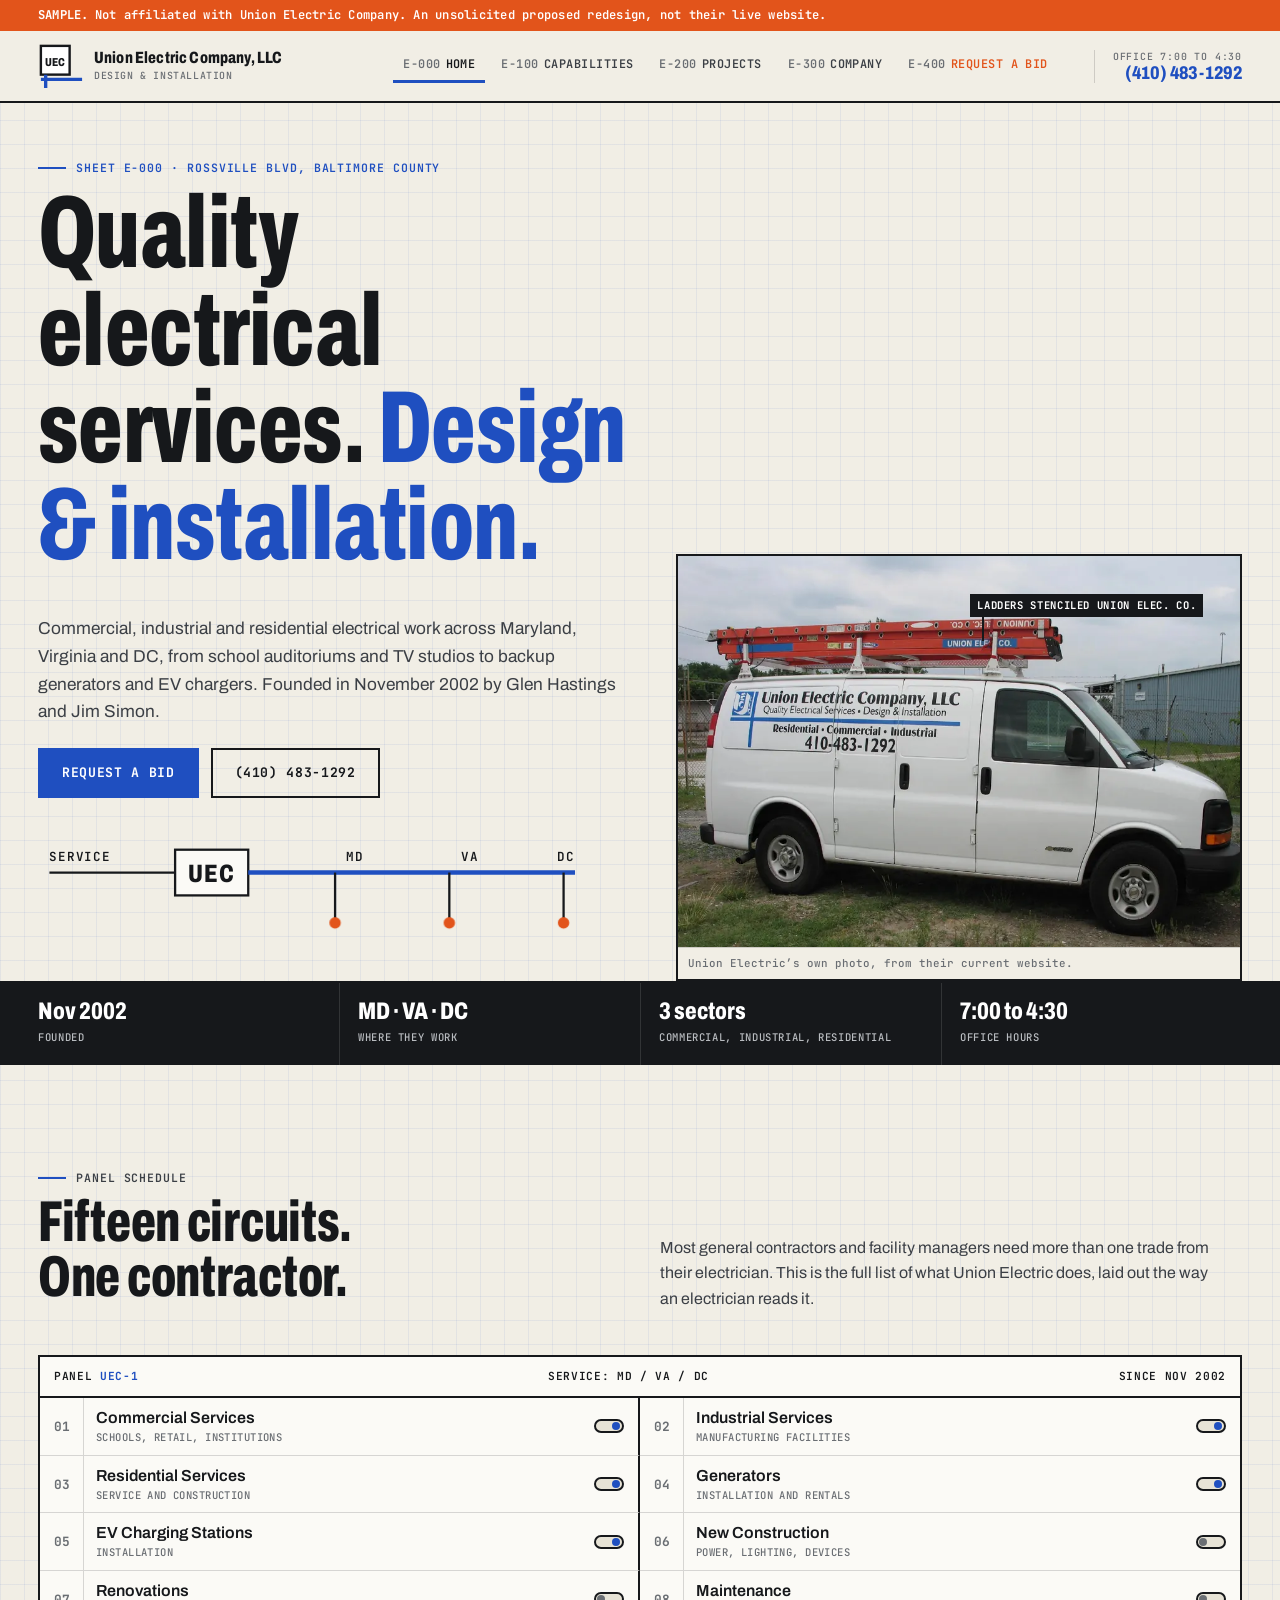
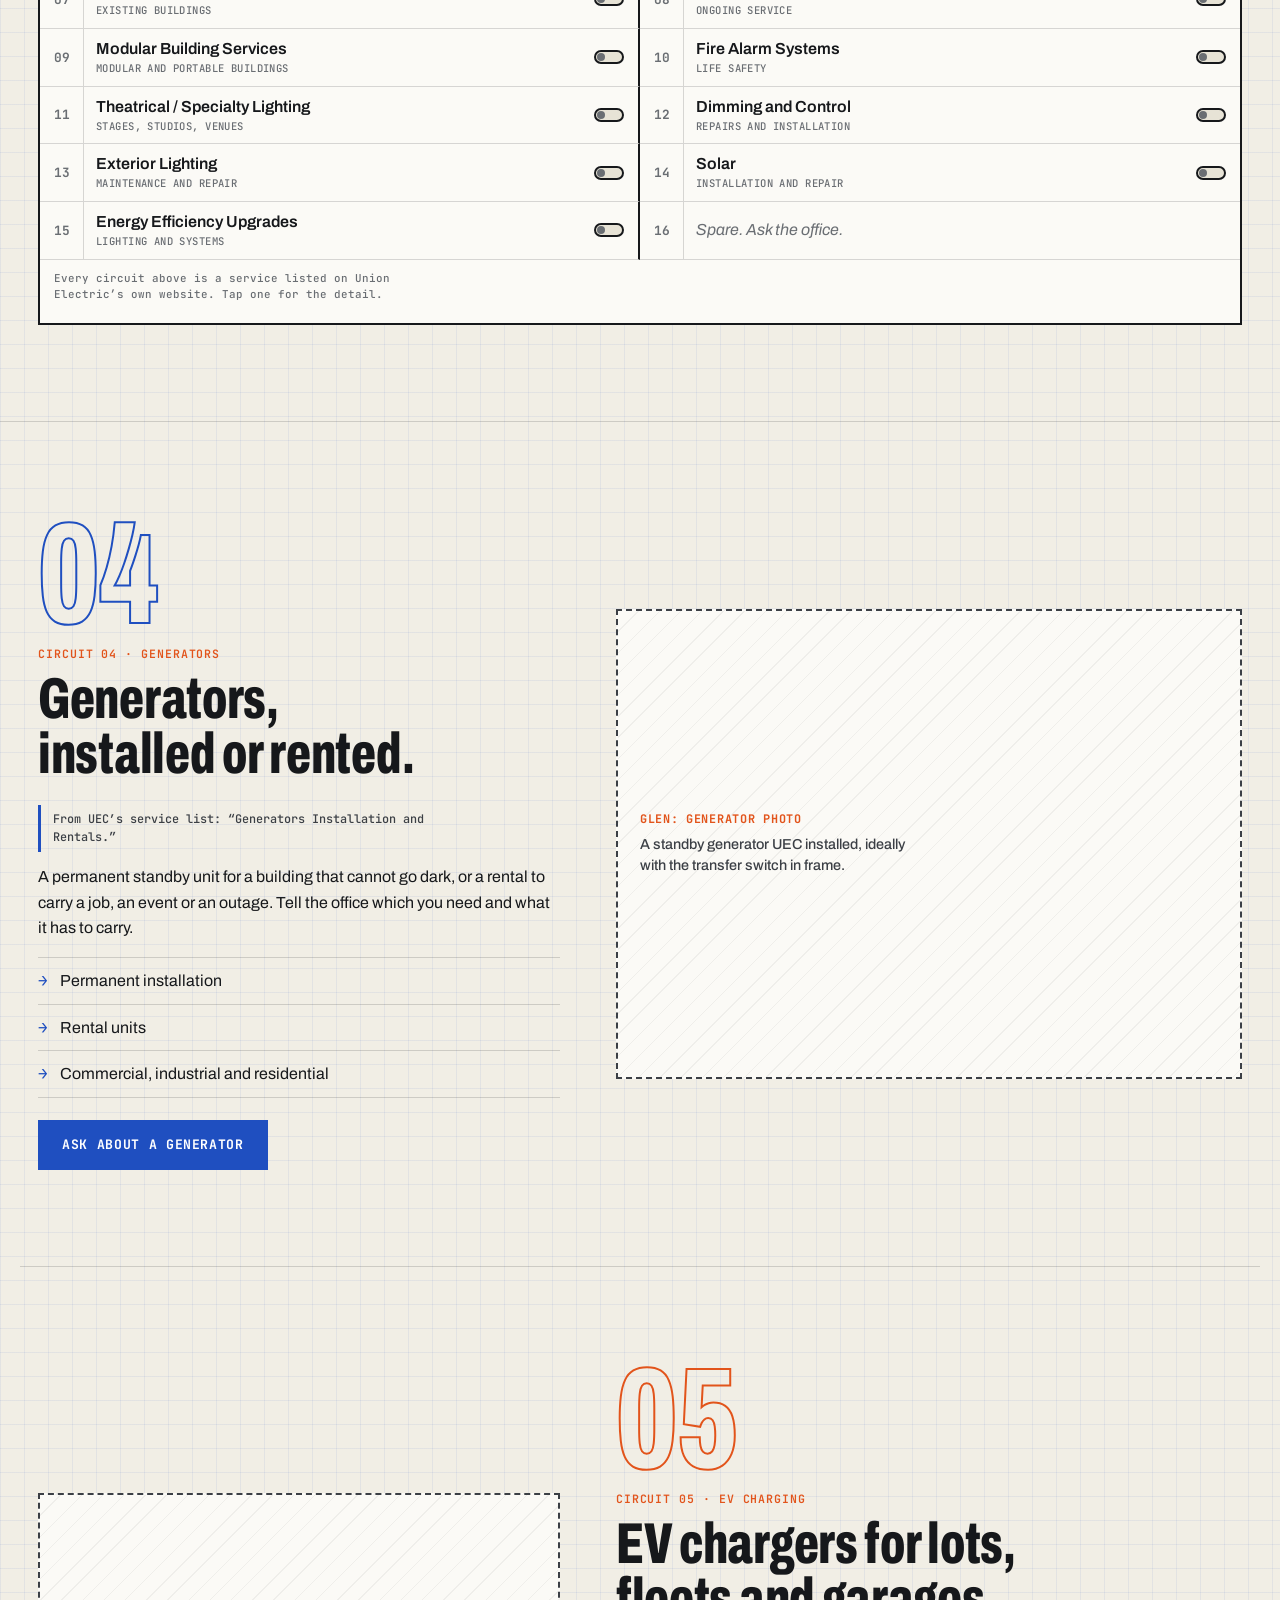
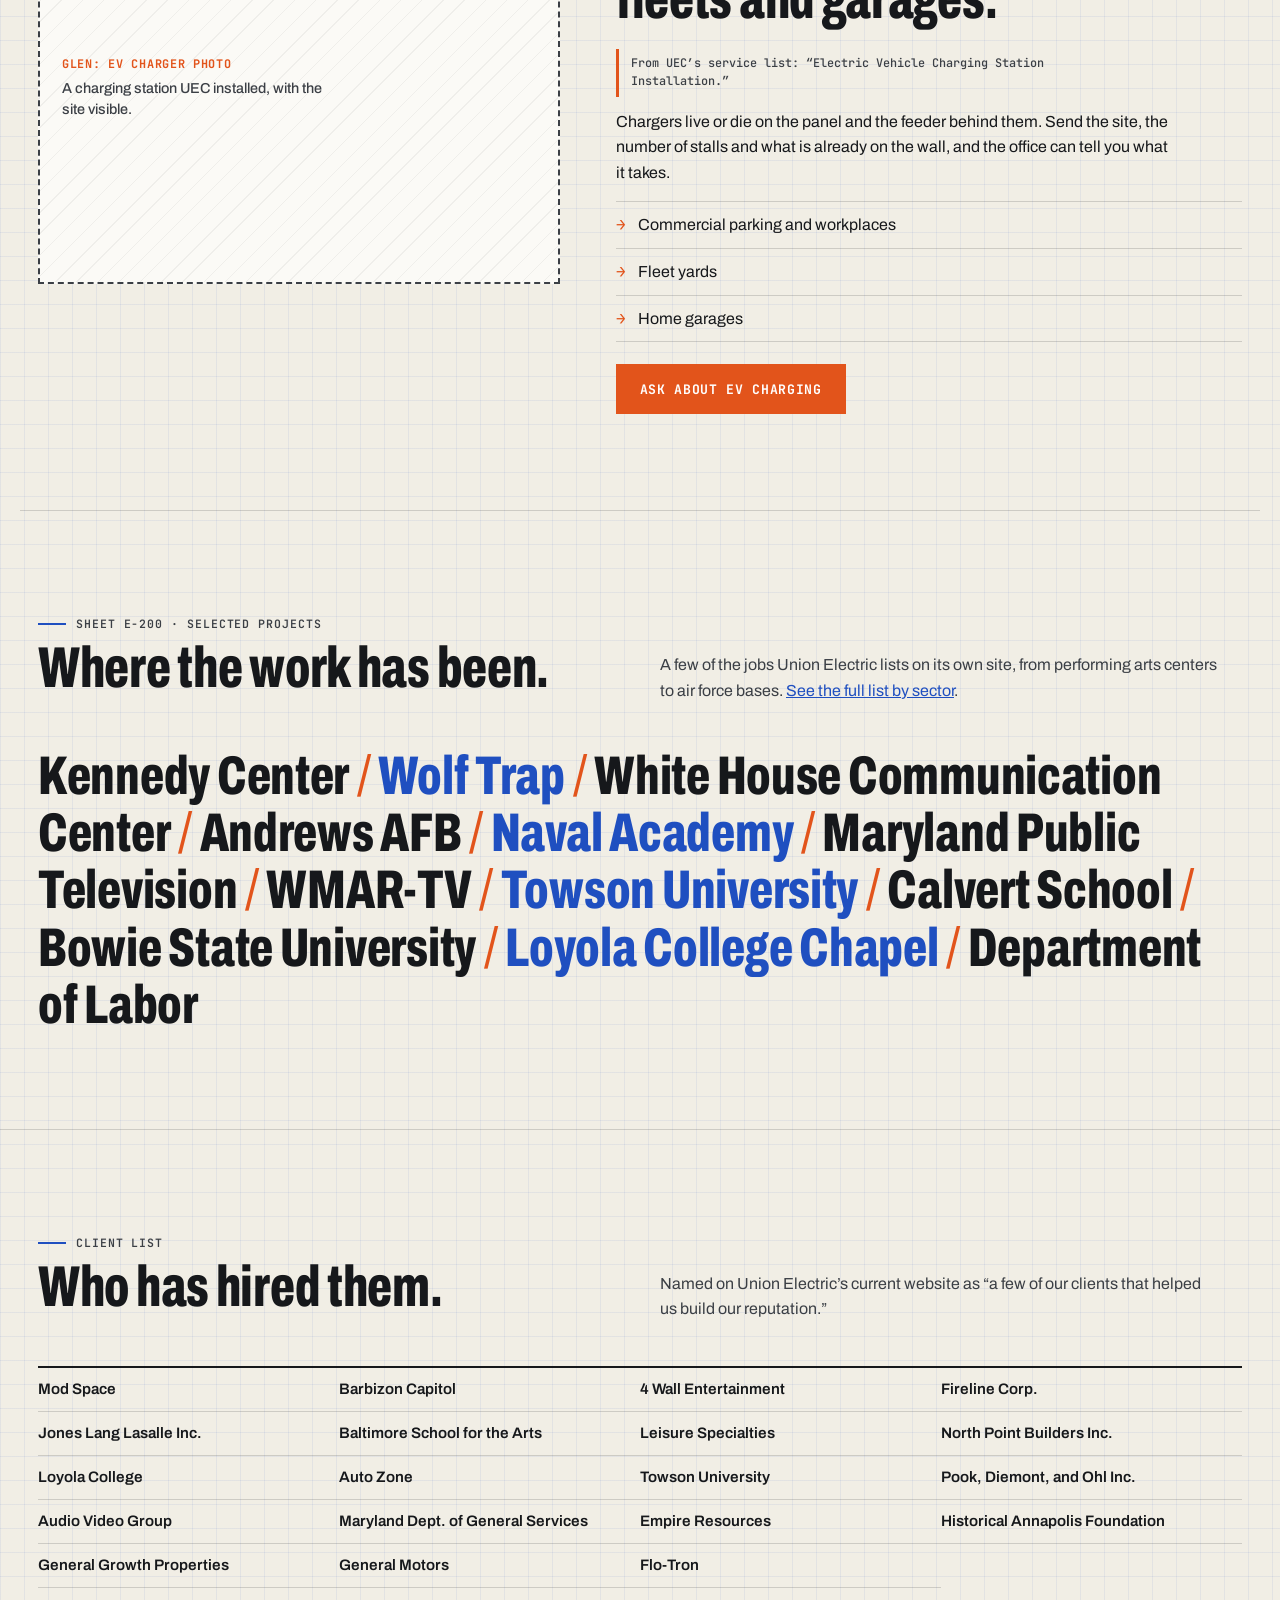
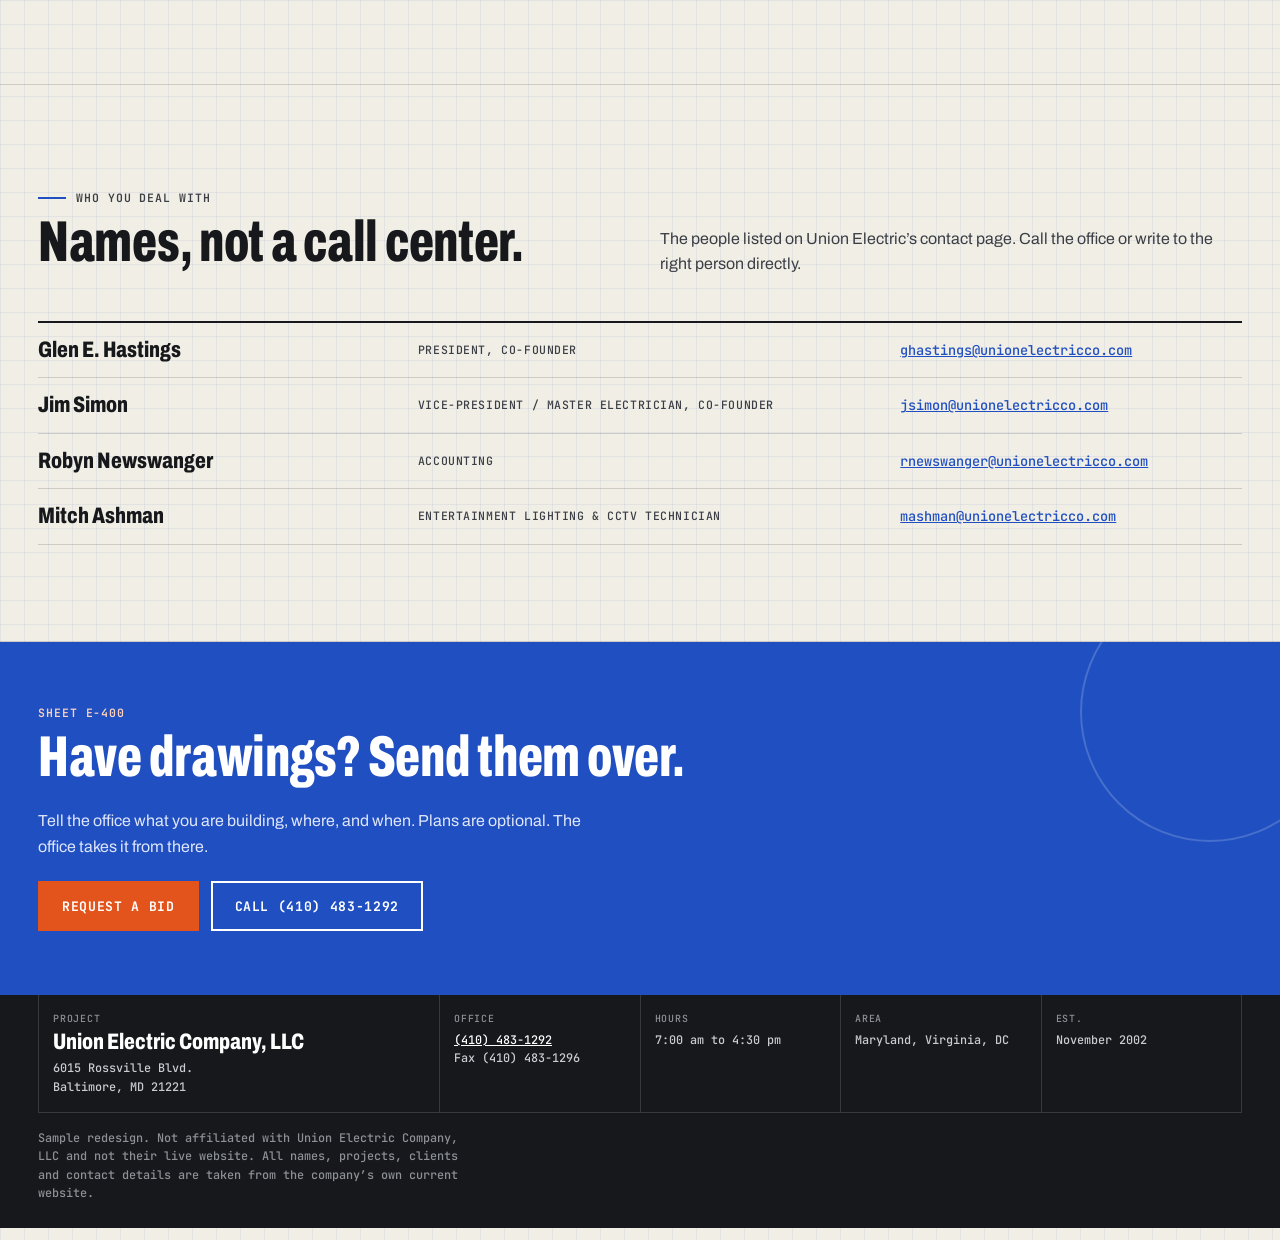
<file: index.html>
<!doctype html>
<html lang="en">
<head>
<meta charset="utf-8">
<meta name="viewport" content="width=device-width, initial-scale=1">
<meta name="robots" content="noindex, nofollow, noarchive">
<meta name="googlebot" content="noindex, nofollow, noarchive">
<title>Electrical contractor, Maryland, Virginia and DC | Union Electric Company, LLC (sample redesign)</title>
<meta name="description" content="Sample redesign for Union Electric Company, LLC, an electrical contractor in Baltimore County, Maryland.">
<meta property="og:title" content="Union Electric Company, LLC (sample redesign)">
<meta property="og:image" content="img/og.jpg">
<meta name="theme-color" content="#16181b">
<link rel="preconnect" href="https://fonts.googleapis.com">
<link rel="preconnect" href="https://fonts.gstatic.com" crossorigin>
<link rel="stylesheet" href="https://fonts.googleapis.com/css2?family=Archivo:wdth,wght@62..125,400..900&family=JetBrains+Mono:wght@500;600;700&display=swap">
<link rel="stylesheet" href="style.css">
<script src="site.js" defer></script>
</head>
<body>
<a class="skip" href="#main">Skip to content</a>
<div class="ribbon" role="note"><div class="wrap"><strong>Sample.</strong>Not affiliated with Union Electric Company. An unsolicited proposed redesign, not their live website.</div></div>
<header class="site-head">
<div class="wrap head-row">
<a class="mark" href="index.html"><svg viewBox="0 0 48 48" aria-hidden="true" focusable="false">
<rect x="3" y="3" width="30" height="30" fill="#fff" stroke="#16181b" stroke-width="2.5"/>
<text x="18" y="23.5" text-anchor="middle" font-family="Archivo, Arial Narrow, sans-serif" font-weight="800" font-size="12" font-stretch="75%" fill="#16181b">UEC</text>
<path d="M3 38 H46 M8 33 V47" stroke="#1f4fc0" stroke-width="3.5" fill="none"/>
</svg><span class="mark-words"><b>Union Electric Company, LLC</b><small>Design &amp; Installation</small></span></a>
<nav class="nav" aria-label="Main"><a href="index.html" aria-current="page"><span>E-000</span>Home</a><a href="capabilities.html"><span>E-100</span>Capabilities</a><a href="projects.html"><span>E-200</span>Projects</a><a href="company.html"><span>E-300</span>Company</a><a href="bid.html" class="nav-bid"><span>E-400</span>Request a bid</a></nav>
<a class="head-call" href="tel:+14104831292"><small>Office 7:00 to 4:30</small><span>(410) 483-1292</span></a>
</div>
</header>
<main id="main">

<section class="hero">
<div class="wrap hero-grid">
<div class="hero-copy">
<p class="sheet-tag">Sheet E-000 &middot; Rossville Blvd, Baltimore County</p>
<h1>Quality electrical services. <em>Design &amp; installation.</em></h1>
<p class="lede">Commercial, industrial and residential electrical work across Maryland, Virginia and DC, from school auditoriums and TV studios to backup generators and EV chargers. Founded in November 2002 by Glen Hastings and Jim Simon.</p>
<div class="btns"><a class="btn btn-blue" href="bid.html">Request a bid</a><a class="btn" href="tel:+14104831292">(410) 483-1292</a></div>
<svg class="oneline" viewBox="0 0 520 120" role="img" aria-label="Diagram: one service feeding Maryland, Virginia and DC">
<path class="w draw" style="--len:120" d="M10 60 H120"/>
<rect x="120" y="40" width="64" height="40" fill="#fbfaf6" stroke="#16181b" stroke-width="2"/>
<text class="big" x="152" y="68" text-anchor="middle">UEC</text>
<path class="b draw d2" style="--len:300" d="M184 60 H470"/>
<path class="w draw d3" style="--len:60" d="M260 60 V100"/><path class="w draw d3" style="--len:60" d="M360 60 V100"/><path class="w draw d3" style="--len:60" d="M460 60 V100"/>
<circle class="o pop" cx="260" cy="104" r="5"/><circle class="o pop" cx="360" cy="104" r="5"/><circle class="o pop" cx="460" cy="104" r="5"/>
<text x="270" y="50">MD</text><text x="370" y="50">VA</text><text x="470" y="50" text-anchor="end">DC</text>
<text x="10" y="50">SERVICE</text>
</svg>
</div>
<figure class="hero-photo">
<img src="img/van-1600.webp" srcset="img/van-900.webp 900w, img/van-1600.webp 1600w" sizes="(min-width:980px) 600px, 100vw" width="1600" height="1112" alt="A white Union Electric Company van with orange ladders on the roof rack, lettered Quality Electrical Services, Design and Installation, Residential, Commercial, Industrial, 410-483-1292" fetchpriority="high">
<span class="callout c1">Ladders stenciled UNION ELEC. CO.</span>
<figcaption>Union Electric&rsquo;s own photo, from their current website.</figcaption>
</figure>
</div>
</section>

<section class="strip" aria-label="At a glance">
<div class="wrap">
<div><b>Nov 2002</b><span>Founded</span></div>
<div><b>MD &middot; VA &middot; DC</b><span>Where they work</span></div>
<div><b>3 sectors</b><span>Commercial, industrial, residential</span></div>
<div><b>7:00 to 4:30</b><span>Office hours</span></div>
</div>
</section>

<section class="sec">
<div class="wrap">
<div class="sec-head split">
<div><p class="sheet-tag">Panel schedule</p><h2>Fifteen circuits. One contractor.</h2></div>
<p>Most general contractors and facility managers need more than one trade from their electrician. This is the full list of what Union Electric does, laid out the way an electrician reads it.</p>
</div>
<div class="panel rv">
<div class="panel-top"><span>Panel <b>UEC-1</b></span><span>Service: MD / VA / DC</span><span>Since Nov 2002</span></div>
<ul class="ckts"><li class="ckt hot"><a href="capabilities.html#sectors"><span class="n">01</span><span class="d">Commercial Services<small>Schools, retail, institutions</small></span><span class="s"><i></i></span></a></li><li class="ckt hot"><a href="capabilities.html#sectors"><span class="n">02</span><span class="d">Industrial Services<small>Manufacturing facilities</small></span><span class="s"><i></i></span></a></li><li class="ckt hot"><a href="capabilities.html#sectors"><span class="n">03</span><span class="d">Residential Services<small>Service and construction</small></span><span class="s"><i></i></span></a></li><li class="ckt hot"><a href="#generators"><span class="n">04</span><span class="d">Generators<small>Installation and rentals</small></span><span class="s"><i></i></span></a></li><li class="ckt hot"><a href="#ev"><span class="n">05</span><span class="d">EV Charging Stations<small>Installation</small></span><span class="s"><i></i></span></a></li><li class="ckt"><a href="capabilities.html#build"><span class="n">06</span><span class="d">New Construction<small>Power, lighting, devices</small></span><span class="s"><i></i></span></a></li><li class="ckt"><a href="capabilities.html#build"><span class="n">07</span><span class="d">Renovations<small>Existing buildings</small></span><span class="s"><i></i></span></a></li><li class="ckt"><a href="capabilities.html#build"><span class="n">08</span><span class="d">Maintenance<small>Ongoing service</small></span><span class="s"><i></i></span></a></li><li class="ckt"><a href="capabilities.html#build"><span class="n">09</span><span class="d">Modular Building Services<small>Modular and portable buildings</small></span><span class="s"><i></i></span></a></li><li class="ckt"><a href="capabilities.html#controls"><span class="n">10</span><span class="d">Fire Alarm Systems<small>Life safety</small></span><span class="s"><i></i></span></a></li><li class="ckt"><a href="capabilities.html#stage"><span class="n">11</span><span class="d">Theatrical / Specialty Lighting<small>Stages, studios, venues</small></span><span class="s"><i></i></span></a></li><li class="ckt"><a href="capabilities.html#stage"><span class="n">12</span><span class="d">Dimming and Control<small>Repairs and installation</small></span><span class="s"><i></i></span></a></li><li class="ckt"><a href="capabilities.html#controls"><span class="n">13</span><span class="d">Exterior Lighting<small>Maintenance and repair</small></span><span class="s"><i></i></span></a></li><li class="ckt"><a href="capabilities.html#energy"><span class="n">14</span><span class="d">Solar<small>Installation and repair</small></span><span class="s"><i></i></span></a></li><li class="ckt"><a href="capabilities.html#energy"><span class="n">15</span><span class="d">Energy Efficiency Upgrades<small>Lighting and systems</small></span><span class="s"><i></i></span></a></li><li class="ckt spare"><span class="n">16</span><span class="d">Spare. Ask the office.</span><span class="s"></span></li></ul>
<p class="panel-note">Every circuit above is a service listed on Union Electric&rsquo;s own website. Tap one for the detail.</p>
</div>
</div>
</section>

<section id="generators">
<div class="wrap feature">
<div>
<span class="num" aria-hidden="true">04</span>
<p class="eyebrow">Circuit 04 &middot; Generators</p>
<h2>Generators, installed or rented.</h2>
<p class="their">From UEC&rsquo;s service list: &ldquo;Generators Installation and Rentals.&rdquo;</p>
<p>A permanent standby unit for a building that cannot go dark, or a rental to carry a job, an event or an outage. Tell the office which you need and what it has to carry.</p>
<ul><li>Permanent installation</li><li>Rental units</li><li>Commercial, industrial and residential</li></ul>
<div class="btns"><a class="btn btn-blue" href="bid.html?type=generator">Ask about a generator</a></div>
</div>
<div class="feat-media rv"><div class="ph"><b>Glen: generator photo</b><span>A standby generator UEC installed, ideally with the transfer switch in frame.</span></div></div>
</div>
</section>

<section id="ev">
<div class="wrap feature alt">
<div>
<span class="num" aria-hidden="true">05</span>
<p class="eyebrow">Circuit 05 &middot; EV charging</p>
<h2>EV chargers for lots, fleets and garages.</h2>
<p class="their">From UEC&rsquo;s service list: &ldquo;Electric Vehicle Charging Station Installation.&rdquo;</p>
<p>Chargers live or die on the panel and the feeder behind them. Send the site, the number of stalls and what is already on the wall, and the office can tell you what it takes.</p>
<ul><li>Commercial parking and workplaces</li><li>Fleet yards</li><li>Home garages</li></ul>
<div class="btns"><a class="btn btn-orange" href="bid.html?type=ev">Ask about EV charging</a></div>
</div>
<div class="feat-media rv"><div class="ph"><b>Glen: EV charger photo</b><span>A charging station UEC installed, with the site visible.</span></div></div>
</div>
</section>

<section class="sec">
<div class="wrap">
<div class="sec-head split">
<div><p class="sheet-tag">Sheet E-200 &middot; Selected projects</p><h2>Where the work has been.</h2></div>
<p>A few of the jobs Union Electric lists on its own site, from performing arts centers to air force bases. <a href="projects.html">See the full list by sector</a>.</p>
</div>
<ul class="venues rv">
<li>Kennedy Center</li><li>Wolf Trap</li><li>White House Communication Center</li><li>Andrews AFB</li><li>Naval Academy</li><li>Maryland Public Television</li><li>WMAR-TV</li><li>Towson University</li><li>Calvert School</li><li>Bowie State University</li><li>Loyola College Chapel</li><li>Department of Labor</li>
</ul>
</div>
</section>

<section class="sec">
<div class="wrap">
<div class="sec-head split">
<div><p class="sheet-tag">Client list</p><h2>Who has hired them.</h2></div>
<p>Named on Union Electric&rsquo;s current website as &ldquo;a few of our clients that helped us build our reputation.&rdquo;</p>
</div>
<ul class="clients rv">
<li>Mod Space</li><li>Barbizon Capitol</li><li>4 Wall Entertainment</li><li>Fireline Corp.</li><li>Jones Lang Lasalle Inc.</li><li>Baltimore School for the Arts</li><li>Leisure Specialties</li><li>North Point Builders Inc.</li><li>Loyola College</li><li>Auto Zone</li><li>Towson University</li><li>Pook, Diemont, and Ohl Inc.</li><li>Audio Video Group</li><li>Maryland Dept. of General Services</li><li>Empire Resources</li><li>Historical Annapolis Foundation</li><li>General Growth Properties</li><li>General Motors</li><li>Flo-Tron</li>
</ul>
</div>
</section>

<section class="sec">
<div class="wrap">
<div class="sec-head split">
<div><p class="sheet-tag">Who you deal with</p><h2>Names, not a call center.</h2></div>
<p>The people listed on Union Electric&rsquo;s contact page. Call the office or write to the right person directly.</p>
</div>
<div class="people">
<div class="person"><b>Glen E. Hastings</b><span>President, co-founder</span><a href="mailto:ghastings@unionelectricco.com">ghastings@unionelectricco.com</a></div>
<div class="person"><b>Jim Simon</b><span>Vice-President / Master Electrician, co-founder</span><a href="mailto:jsimon@unionelectricco.com">jsimon@unionelectricco.com</a></div>
<div class="person"><b>Robyn Newswanger</b><span>Accounting</span><a href="mailto:rnewswanger@unionelectricco.com">rnewswanger@unionelectricco.com</a></div>
<div class="person"><b>Mitch Ashman</b><span>Entertainment Lighting &amp; CCTV Technician</span><a href="mailto:mashman@unionelectricco.com">mashman@unionelectricco.com</a></div>
</div>
</div>
</section>
<section class="cta">
<div class="wrap">
<p class="eyebrow" style="color:#ffd2bf">Sheet E-400</p>
<h2>Have drawings? Send them over.</h2>
<p>Tell the office what you are building, where, and when. Plans are optional. The office takes it from there.</p>
<div class="btns"><a class="btn btn-orange" href="bid.html">Request a bid</a><a class="btn" href="tel:+14104831292">Call (410) 483-1292</a></div>
</div>
</section>
</main>
<footer class="site-foot">
<div class="wrap">
<div class="foot-grid">
<div class="big"><small>Project</small><b>Union Electric Company, LLC</b>6015 Rossville Blvd.<br>Baltimore, MD 21221</div>
<div><small>Office</small><a href="tel:+14104831292">(410) 483-1292</a><br>Fax (410) 483-1296</div>
<div><small>Hours</small>7:00 am to 4:30 pm</div>
<div><small>Area</small>Maryland, Virginia, DC</div>
<div><small>Est.</small>November 2002</div>
</div>
<p class="foot-note">Sample redesign. Not affiliated with Union Electric Company, LLC and not their live website. All names, projects, clients and contact details are taken from the company&rsquo;s own current website.</p>
</div>
</footer>
</body>
</html>
</file>
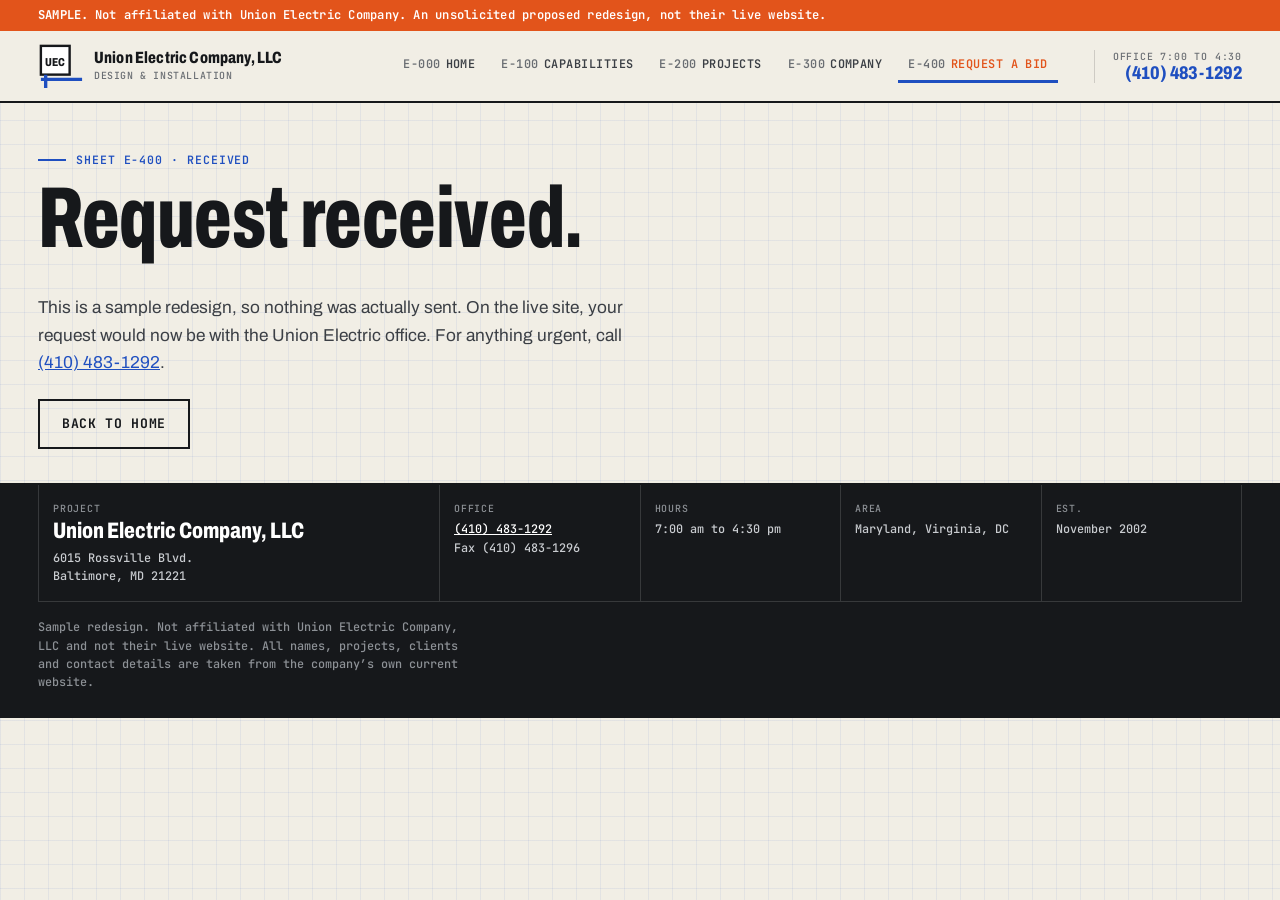
<file: bid-sent.html>
<!doctype html>
<html lang="en">
<head>
<meta charset="utf-8">
<meta name="viewport" content="width=device-width, initial-scale=1">
<meta name="robots" content="noindex, nofollow, noarchive">
<meta name="googlebot" content="noindex, nofollow, noarchive">
<title>Bid request | Union Electric Company, LLC (sample redesign)</title>
<meta name="description" content="Sample confirmation page.">
<meta property="og:title" content="Union Electric Company, LLC (sample redesign)">
<meta property="og:image" content="img/og.jpg">
<meta name="theme-color" content="#16181b">
<link rel="preconnect" href="https://fonts.googleapis.com">
<link rel="preconnect" href="https://fonts.gstatic.com" crossorigin>
<link rel="stylesheet" href="https://fonts.googleapis.com/css2?family=Archivo:wdth,wght@62..125,400..900&family=JetBrains+Mono:wght@500;600;700&display=swap">
<link rel="stylesheet" href="style.css">
<script src="site.js" defer></script>
</head>
<body>
<a class="skip" href="#main">Skip to content</a>
<div class="ribbon" role="note"><div class="wrap"><strong>Sample.</strong>Not affiliated with Union Electric Company. An unsolicited proposed redesign, not their live website.</div></div>
<header class="site-head">
<div class="wrap head-row">
<a class="mark" href="index.html"><svg viewBox="0 0 48 48" aria-hidden="true" focusable="false">
<rect x="3" y="3" width="30" height="30" fill="#fff" stroke="#16181b" stroke-width="2.5"/>
<text x="18" y="23.5" text-anchor="middle" font-family="Archivo, Arial Narrow, sans-serif" font-weight="800" font-size="12" font-stretch="75%" fill="#16181b">UEC</text>
<path d="M3 38 H46 M8 33 V47" stroke="#1f4fc0" stroke-width="3.5" fill="none"/>
</svg><span class="mark-words"><b>Union Electric Company, LLC</b><small>Design &amp; Installation</small></span></a>
<nav class="nav" aria-label="Main"><a href="index.html"><span>E-000</span>Home</a><a href="capabilities.html"><span>E-100</span>Capabilities</a><a href="projects.html"><span>E-200</span>Projects</a><a href="company.html"><span>E-300</span>Company</a><a href="bid.html" aria-current="page" class="nav-bid"><span>E-400</span>Request a bid</a></nav>
<a class="head-call" href="tel:+14104831292"><small>Office 7:00 to 4:30</small><span>(410) 483-1292</span></a>
</div>
</header>
<main id="main">

<section class="phero"><div class="wrap">
<p class="sheet-tag">Sheet E-400 &middot; Received</p>
<h1>Request received.</h1>
<p class="lede">This is a sample redesign, so nothing was actually sent. On the live site, your request would now be with the Union Electric office. For anything urgent, call <a href="tel:+14104831292">(410) 483-1292</a>.</p>
<div class="btns"><a class="btn" href="index.html">Back to home</a></div>
</div></section>
</main>
<footer class="site-foot">
<div class="wrap">
<div class="foot-grid">
<div class="big"><small>Project</small><b>Union Electric Company, LLC</b>6015 Rossville Blvd.<br>Baltimore, MD 21221</div>
<div><small>Office</small><a href="tel:+14104831292">(410) 483-1292</a><br>Fax (410) 483-1296</div>
<div><small>Hours</small>7:00 am to 4:30 pm</div>
<div><small>Area</small>Maryland, Virginia, DC</div>
<div><small>Est.</small>November 2002</div>
</div>
<p class="foot-note">Sample redesign. Not affiliated with Union Electric Company, LLC and not their live website. All names, projects, clients and contact details are taken from the company&rsquo;s own current website.</p>
</div>
</footer>
</body>
</html>
</file>
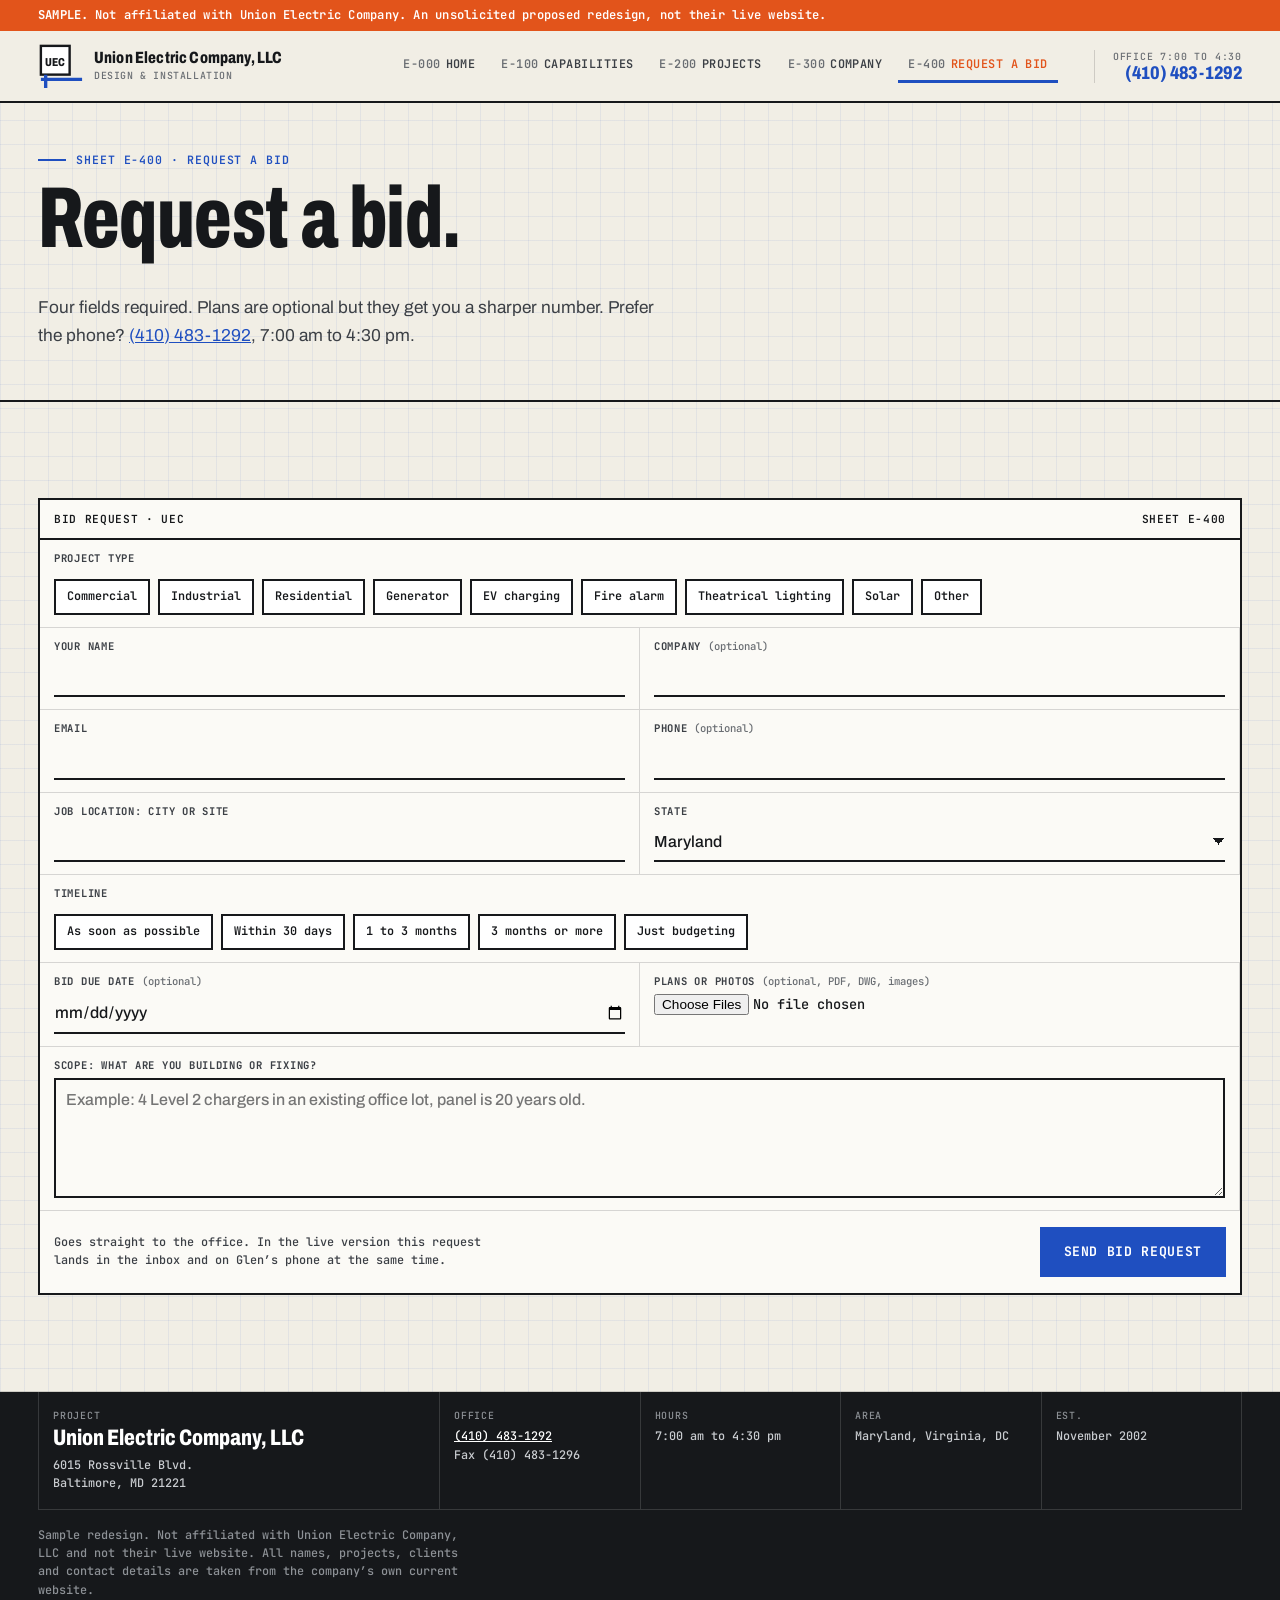
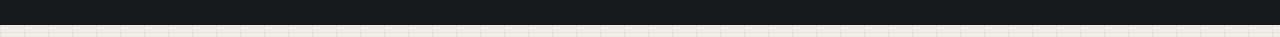
<file: bid.html>
<!doctype html>
<html lang="en">
<head>
<meta charset="utf-8">
<meta name="viewport" content="width=device-width, initial-scale=1">
<meta name="robots" content="noindex, nofollow, noarchive">
<meta name="googlebot" content="noindex, nofollow, noarchive">
<title>Request a bid | Union Electric Company, LLC (sample redesign)</title>
<meta name="description" content="Request a bid from Union Electric Company, LLC. Project type, location, timeline, plans upload.">
<meta property="og:title" content="Union Electric Company, LLC (sample redesign)">
<meta property="og:image" content="img/og.jpg">
<meta name="theme-color" content="#16181b">
<link rel="preconnect" href="https://fonts.googleapis.com">
<link rel="preconnect" href="https://fonts.gstatic.com" crossorigin>
<link rel="stylesheet" href="https://fonts.googleapis.com/css2?family=Archivo:wdth,wght@62..125,400..900&family=JetBrains+Mono:wght@500;600;700&display=swap">
<link rel="stylesheet" href="style.css">
<script src="site.js" defer></script>
</head>
<body>
<a class="skip" href="#main">Skip to content</a>
<div class="ribbon" role="note"><div class="wrap"><strong>Sample.</strong>Not affiliated with Union Electric Company. An unsolicited proposed redesign, not their live website.</div></div>
<header class="site-head">
<div class="wrap head-row">
<a class="mark" href="index.html"><svg viewBox="0 0 48 48" aria-hidden="true" focusable="false">
<rect x="3" y="3" width="30" height="30" fill="#fff" stroke="#16181b" stroke-width="2.5"/>
<text x="18" y="23.5" text-anchor="middle" font-family="Archivo, Arial Narrow, sans-serif" font-weight="800" font-size="12" font-stretch="75%" fill="#16181b">UEC</text>
<path d="M3 38 H46 M8 33 V47" stroke="#1f4fc0" stroke-width="3.5" fill="none"/>
</svg><span class="mark-words"><b>Union Electric Company, LLC</b><small>Design &amp; Installation</small></span></a>
<nav class="nav" aria-label="Main"><a href="index.html"><span>E-000</span>Home</a><a href="capabilities.html"><span>E-100</span>Capabilities</a><a href="projects.html"><span>E-200</span>Projects</a><a href="company.html"><span>E-300</span>Company</a><a href="bid.html" aria-current="page" class="nav-bid"><span>E-400</span>Request a bid</a></nav>
<a class="head-call" href="tel:+14104831292"><small>Office 7:00 to 4:30</small><span>(410) 483-1292</span></a>
</div>
</header>
<main id="main">

<section class="phero">
<div class="wrap">
<p class="sheet-tag">Sheet E-400 &middot; Request a bid</p>
<h1>Request a bid.</h1>
<p class="lede">Four fields required. Plans are optional but they get you a sharper number. Prefer the phone? <a href="tel:+14104831292">(410) 483-1292</a>, 7:00 am to 4:30 pm.</p>
</div>
</section>
<section class="sec">
<div class="wrap">
<form class="tb" id="bid" action="bid-sent.html" method="get">
<div class="tb-head"><span>Bid request &middot; UEC</span><span>Sheet E-400</span></div>
<div class="tb-grid">
<fieldset class="cell full">
<legend>Project type</legend>
<div class="chips">
<input type="radio" name="type" id="t-commercial" value="commercial" required><label for="t-commercial">Commercial</label>
<input type="radio" name="type" id="t-industrial" value="industrial"><label for="t-industrial">Industrial</label>
<input type="radio" name="type" id="t-residential" value="residential"><label for="t-residential">Residential</label>
<input type="radio" name="type" id="t-generator" value="generator"><label for="t-generator">Generator</label>
<input type="radio" name="type" id="t-ev" value="ev"><label for="t-ev">EV charging</label>
<input type="radio" name="type" id="t-fire" value="fire-alarm"><label for="t-fire">Fire alarm</label>
<input type="radio" name="type" id="t-stage" value="stage-lighting"><label for="t-stage">Theatrical lighting</label>
<input type="radio" name="type" id="t-solar" value="solar"><label for="t-solar">Solar</label>
<input type="radio" name="type" id="t-other" value="other"><label for="t-other">Other</label>
</div>
</fieldset>
<div class="cell"><label for="name">Your name</label><input type="text" id="name" name="name" autocomplete="name" required></div>
<div class="cell"><label for="company">Company <span class="opt">(optional)</span></label><input type="text" id="company" name="company" autocomplete="organization"></div>
<div class="cell"><label for="email">Email</label><input type="email" id="email" name="email" autocomplete="email" required></div>
<div class="cell"><label for="phone">Phone <span class="opt">(optional)</span></label><input type="tel" id="phone" name="phone" autocomplete="tel"></div>
<div class="cell"><label for="city">Job location: city or site</label><input type="text" id="city" name="city" required></div>
<div class="cell"><label for="state">State</label><select id="state" name="state"><option>Maryland</option><option>Virginia</option><option>DC</option><option>Other</option></select></div>
<fieldset class="cell full">
<legend>Timeline</legend>
<div class="chips">
<input type="radio" name="when" id="w1" value="asap"><label for="w1">As soon as possible</label>
<input type="radio" name="when" id="w2" value="30d"><label for="w2">Within 30 days</label>
<input type="radio" name="when" id="w3" value="1-3m"><label for="w3">1 to 3 months</label>
<input type="radio" name="when" id="w4" value="3m+"><label for="w4">3 months or more</label>
<input type="radio" name="when" id="w5" value="budget"><label for="w5">Just budgeting</label>
</div>
</fieldset>
<div class="cell"><label for="due">Bid due date <span class="opt">(optional)</span></label><input type="date" id="due" name="due"></div>
<div class="cell"><label for="plans">Plans or photos <span class="opt">(optional, PDF, DWG, images)</span></label><input type="file" id="plans" name="plans" multiple accept=".pdf,.dwg,.dxf,image/*"></div>
<div class="cell full"><label for="scope">Scope: what are you building or fixing?</label><textarea id="scope" name="scope" placeholder="Example: 4 Level 2 chargers in an existing office lot, panel is 20 years old."></textarea></div>
</div>
<div class="tb-foot">
<p>Goes straight to the office. In the live version this request lands in the inbox and on Glen&rsquo;s phone at the same time.</p>
<button class="btn btn-blue" type="submit">Send bid request</button>
</div>
<p class="form-msg" id="form-msg" role="status" tabindex="-1">This is a sample, so nothing was sent. On the live site, this request would now be in the Union Electric office inbox.</p>
</form>
</div>
</section>
</main>
<footer class="site-foot">
<div class="wrap">
<div class="foot-grid">
<div class="big"><small>Project</small><b>Union Electric Company, LLC</b>6015 Rossville Blvd.<br>Baltimore, MD 21221</div>
<div><small>Office</small><a href="tel:+14104831292">(410) 483-1292</a><br>Fax (410) 483-1296</div>
<div><small>Hours</small>7:00 am to 4:30 pm</div>
<div><small>Area</small>Maryland, Virginia, DC</div>
<div><small>Est.</small>November 2002</div>
</div>
<p class="foot-note">Sample redesign. Not affiliated with Union Electric Company, LLC and not their live website. All names, projects, clients and contact details are taken from the company&rsquo;s own current website.</p>
</div>
</footer>
</body>
</html>
</file>
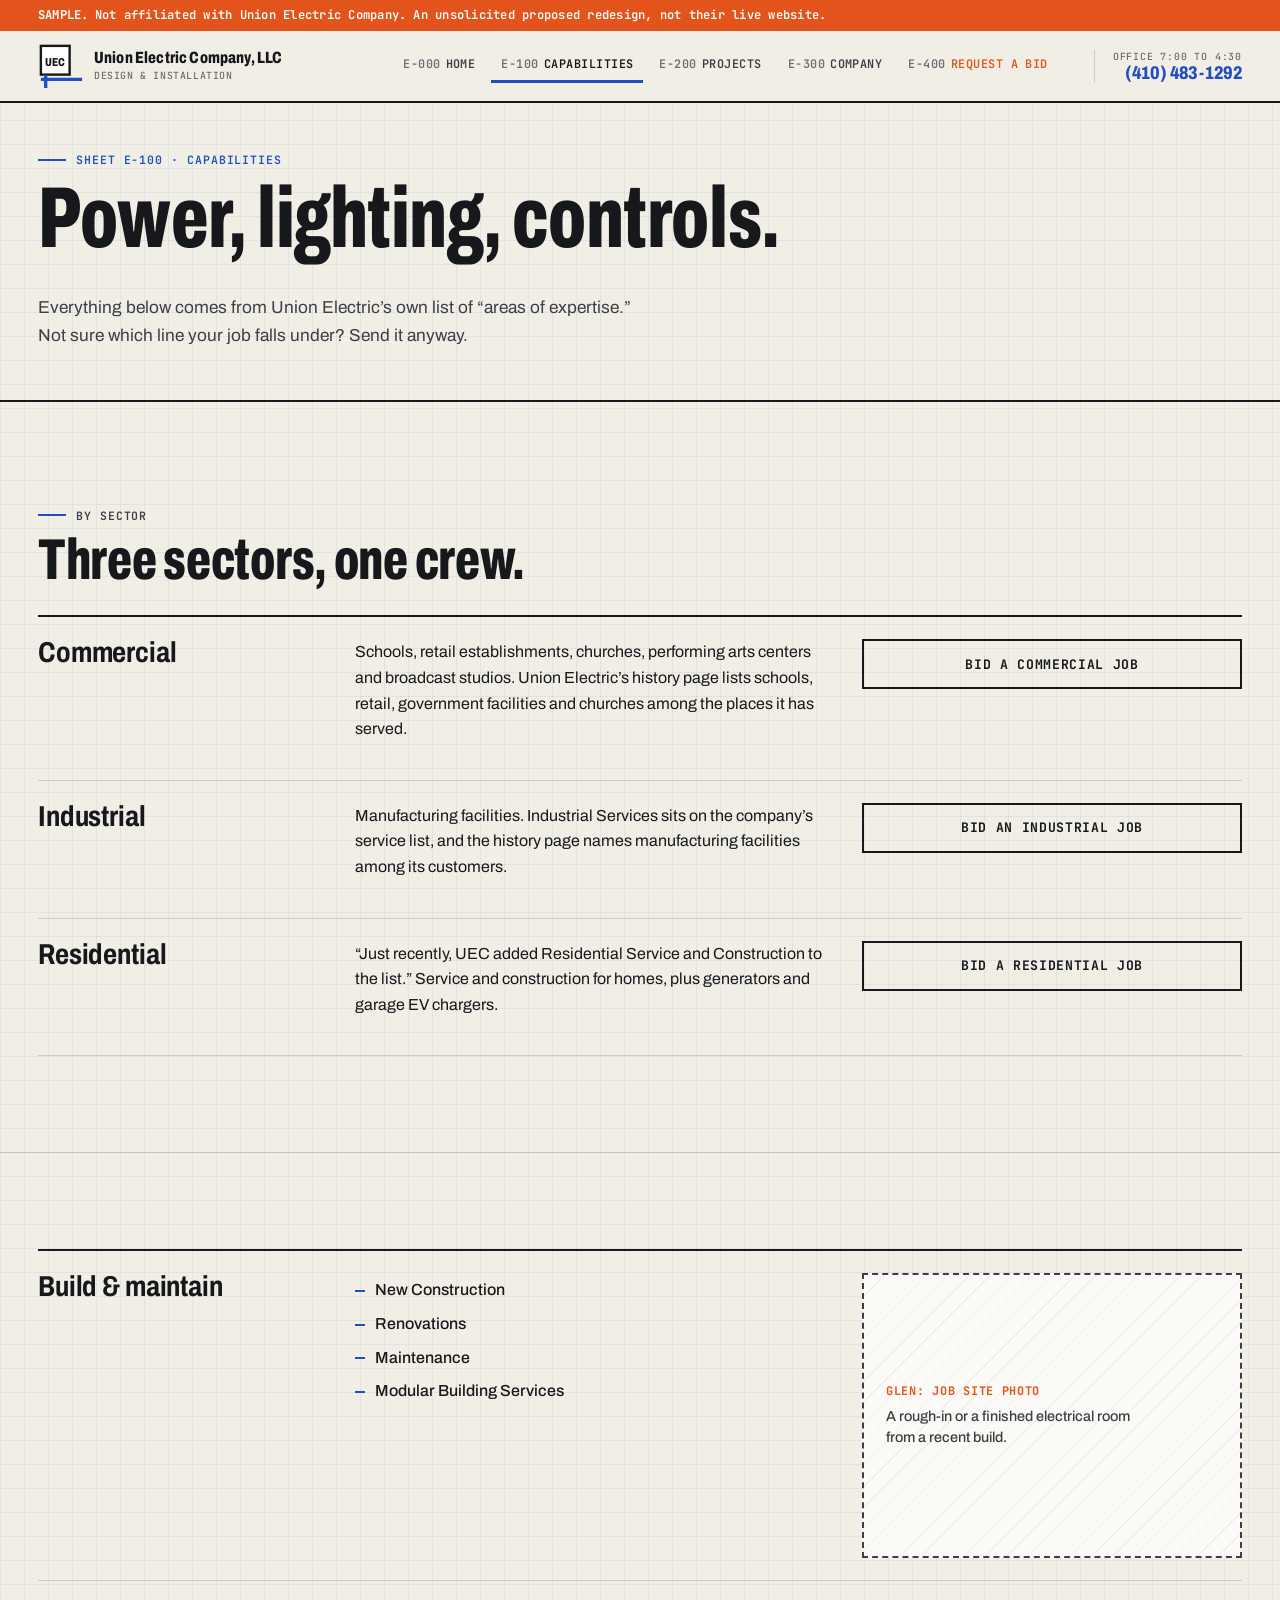
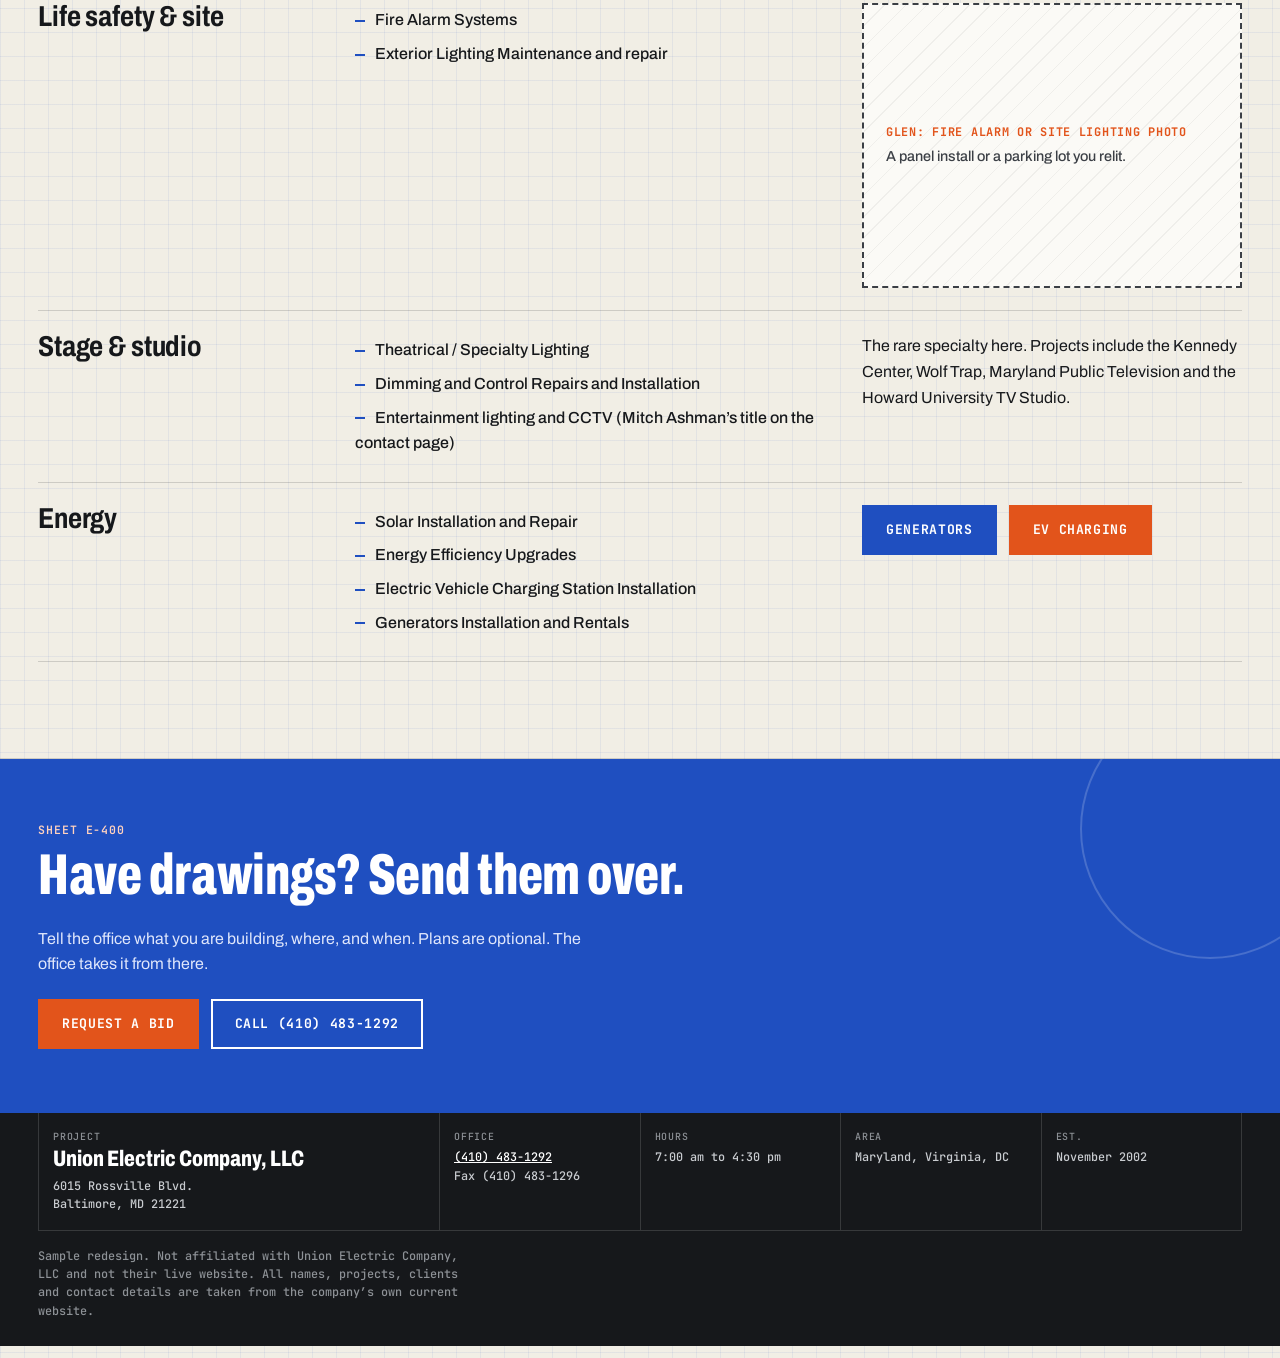
<file: capabilities.html>
<!doctype html>
<html lang="en">
<head>
<meta charset="utf-8">
<meta name="viewport" content="width=device-width, initial-scale=1">
<meta name="robots" content="noindex, nofollow, noarchive">
<meta name="googlebot" content="noindex, nofollow, noarchive">
<title>Capabilities | Union Electric Company, LLC (sample redesign)</title>
<meta name="description" content="Electrical capabilities of Union Electric Company, LLC: commercial, industrial, residential, generators, EV charging, fire alarm, theatrical lighting.">
<meta property="og:title" content="Union Electric Company, LLC (sample redesign)">
<meta property="og:image" content="img/og.jpg">
<meta name="theme-color" content="#16181b">
<link rel="preconnect" href="https://fonts.googleapis.com">
<link rel="preconnect" href="https://fonts.gstatic.com" crossorigin>
<link rel="stylesheet" href="https://fonts.googleapis.com/css2?family=Archivo:wdth,wght@62..125,400..900&family=JetBrains+Mono:wght@500;600;700&display=swap">
<link rel="stylesheet" href="style.css">
<script src="site.js" defer></script>
</head>
<body>
<a class="skip" href="#main">Skip to content</a>
<div class="ribbon" role="note"><div class="wrap"><strong>Sample.</strong>Not affiliated with Union Electric Company. An unsolicited proposed redesign, not their live website.</div></div>
<header class="site-head">
<div class="wrap head-row">
<a class="mark" href="index.html"><svg viewBox="0 0 48 48" aria-hidden="true" focusable="false">
<rect x="3" y="3" width="30" height="30" fill="#fff" stroke="#16181b" stroke-width="2.5"/>
<text x="18" y="23.5" text-anchor="middle" font-family="Archivo, Arial Narrow, sans-serif" font-weight="800" font-size="12" font-stretch="75%" fill="#16181b">UEC</text>
<path d="M3 38 H46 M8 33 V47" stroke="#1f4fc0" stroke-width="3.5" fill="none"/>
</svg><span class="mark-words"><b>Union Electric Company, LLC</b><small>Design &amp; Installation</small></span></a>
<nav class="nav" aria-label="Main"><a href="index.html"><span>E-000</span>Home</a><a href="capabilities.html" aria-current="page"><span>E-100</span>Capabilities</a><a href="projects.html"><span>E-200</span>Projects</a><a href="company.html"><span>E-300</span>Company</a><a href="bid.html" class="nav-bid"><span>E-400</span>Request a bid</a></nav>
<a class="head-call" href="tel:+14104831292"><small>Office 7:00 to 4:30</small><span>(410) 483-1292</span></a>
</div>
</header>
<main id="main">

<section class="phero">
<div class="wrap">
<p class="sheet-tag">Sheet E-100 &middot; Capabilities</p>
<h1>Power, lighting, controls.</h1>
<p class="lede">Everything below comes from Union Electric&rsquo;s own list of &ldquo;areas of expertise.&rdquo; Not sure which line your job falls under? Send it anyway.</p>
</div>
</section>

<section class="sec" id="sectors">
<div class="wrap">
<div class="sec-head"><p class="sheet-tag">By sector</p><h2>Three sectors, one crew.</h2></div>
<div class="caps">
<div class="cap-row rv"><h3>Commercial</h3><p>Schools, retail establishments, churches, performing arts centers and broadcast studios. Union Electric&rsquo;s history page lists schools, retail, government facilities and churches among the places it has served.</p><a class="btn" href="bid.html?type=commercial">Bid a commercial job</a></div>
<div class="cap-row rv"><h3>Industrial</h3><p>Manufacturing facilities. Industrial Services sits on the company&rsquo;s service list, and the history page names manufacturing facilities among its customers.</p><a class="btn" href="bid.html?type=industrial">Bid an industrial job</a></div>
<div class="cap-row rv"><h3>Residential</h3><p>&ldquo;Just recently, UEC added Residential Service and Construction to the list.&rdquo; Service and construction for homes, plus generators and garage EV chargers.</p><a class="btn" href="bid.html?type=residential">Bid a residential job</a></div>
</div>
</div>
</section>

<section class="sec" id="build">
<div class="wrap">
<div class="caps">
<div class="cap-row rv" id="build-row"><h3>Build &amp; maintain</h3><ul><li>New Construction</li><li>Renovations</li><li>Maintenance</li><li>Modular Building Services</li></ul><div class="ph"><b>Glen: job site photo</b><span>A rough-in or a finished electrical room from a recent build.</span></div></div>
<div class="cap-row rv" id="controls"><h3>Life safety &amp; site</h3><ul><li>Fire Alarm Systems</li><li>Exterior Lighting Maintenance and repair</li></ul><div class="ph"><b>Glen: fire alarm or site lighting photo</b><span>A panel install or a parking lot you relit.</span></div></div>
<div class="cap-row rv" id="stage"><h3>Stage &amp; studio</h3><ul><li>Theatrical / Specialty Lighting</li><li>Dimming and Control Repairs and Installation</li><li>Entertainment lighting and CCTV (Mitch Ashman&rsquo;s title on the contact page)</li></ul><p>The rare specialty here. Projects include the Kennedy Center, Wolf Trap, Maryland Public Television and the Howard University TV Studio.</p></div>
<div class="cap-row rv" id="energy"><h3>Energy</h3><ul><li>Solar Installation and Repair</li><li>Energy Efficiency Upgrades</li><li>Electric Vehicle Charging Station Installation</li><li>Generators Installation and Rentals</li></ul><div class="btns" style="margin-top:0"><a class="btn btn-blue" href="index.html#generators">Generators</a><a class="btn btn-orange" href="index.html#ev">EV charging</a></div></div>
</div>
</div>
</section>
<section class="cta">
<div class="wrap">
<p class="eyebrow" style="color:#ffd2bf">Sheet E-400</p>
<h2>Have drawings? Send them over.</h2>
<p>Tell the office what you are building, where, and when. Plans are optional. The office takes it from there.</p>
<div class="btns"><a class="btn btn-orange" href="bid.html">Request a bid</a><a class="btn" href="tel:+14104831292">Call (410) 483-1292</a></div>
</div>
</section>
</main>
<footer class="site-foot">
<div class="wrap">
<div class="foot-grid">
<div class="big"><small>Project</small><b>Union Electric Company, LLC</b>6015 Rossville Blvd.<br>Baltimore, MD 21221</div>
<div><small>Office</small><a href="tel:+14104831292">(410) 483-1292</a><br>Fax (410) 483-1296</div>
<div><small>Hours</small>7:00 am to 4:30 pm</div>
<div><small>Area</small>Maryland, Virginia, DC</div>
<div><small>Est.</small>November 2002</div>
</div>
<p class="foot-note">Sample redesign. Not affiliated with Union Electric Company, LLC and not their live website. All names, projects, clients and contact details are taken from the company&rsquo;s own current website.</p>
</div>
</footer>
</body>
</html>
</file>
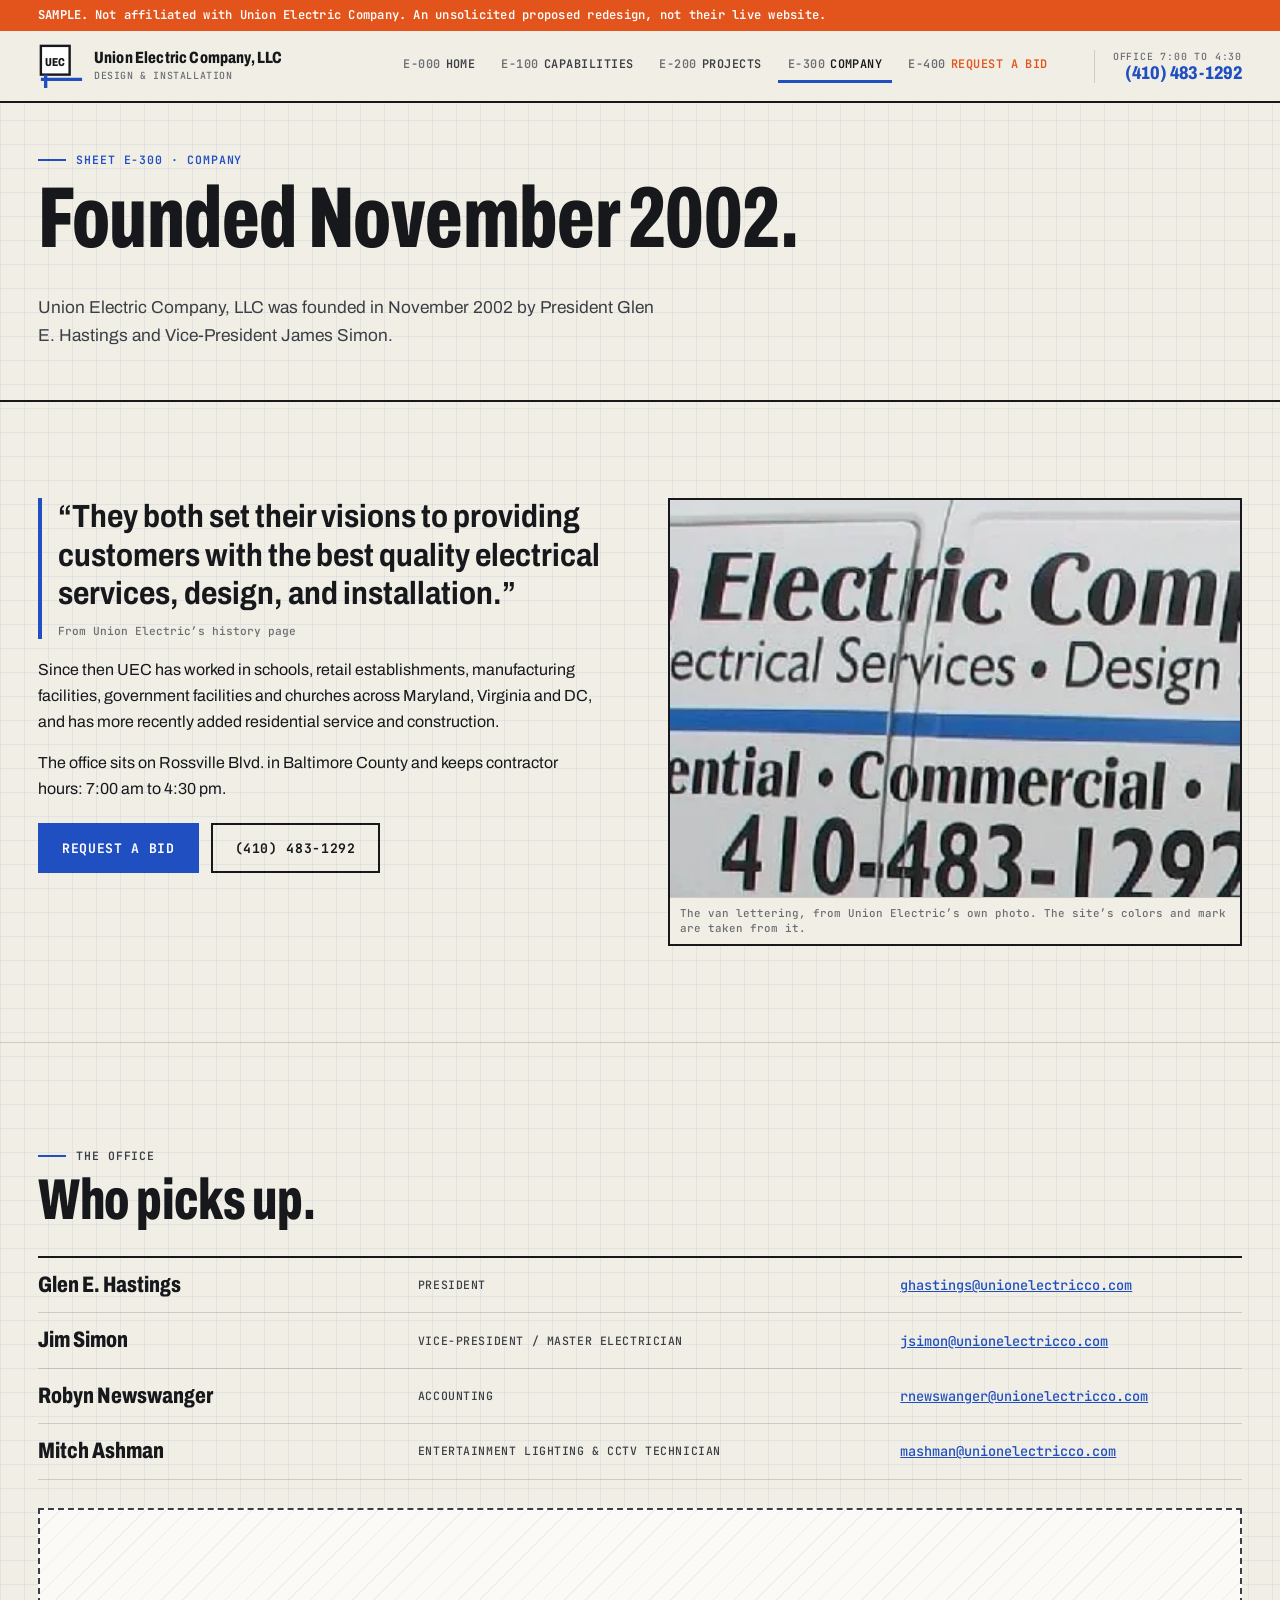
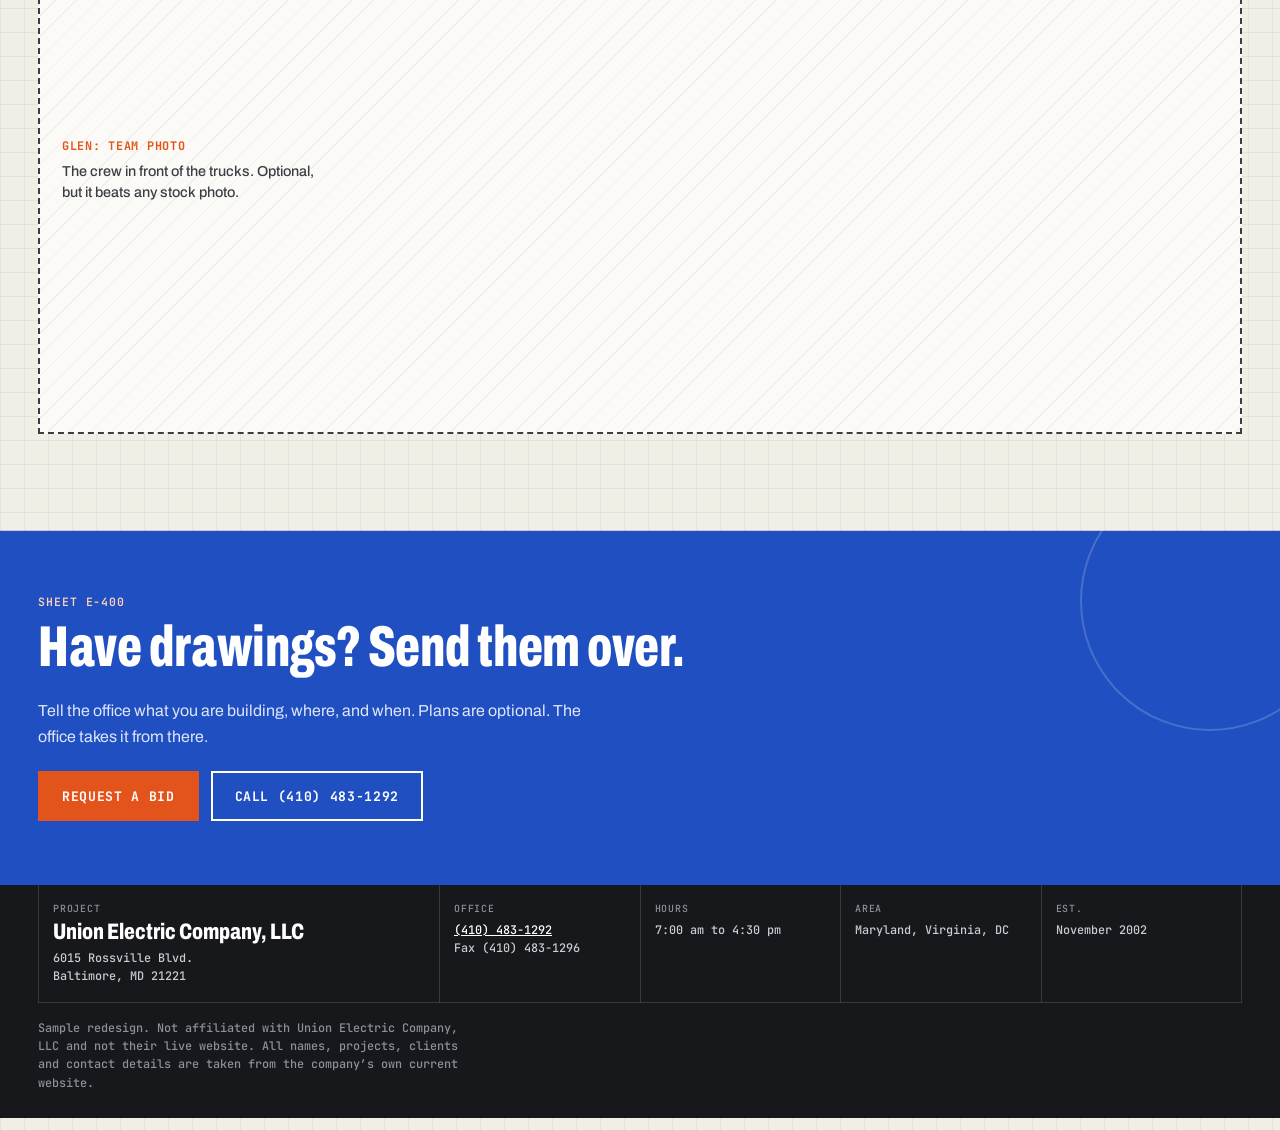
<file: company.html>
<!doctype html>
<html lang="en">
<head>
<meta charset="utf-8">
<meta name="viewport" content="width=device-width, initial-scale=1">
<meta name="robots" content="noindex, nofollow, noarchive">
<meta name="googlebot" content="noindex, nofollow, noarchive">
<title>Company | Union Electric Company, LLC (sample redesign)</title>
<meta name="description" content="About Union Electric Company, LLC, founded November 2002 by Glen E. Hastings and James Simon.">
<meta property="og:title" content="Union Electric Company, LLC (sample redesign)">
<meta property="og:image" content="img/og.jpg">
<meta name="theme-color" content="#16181b">
<link rel="preconnect" href="https://fonts.googleapis.com">
<link rel="preconnect" href="https://fonts.gstatic.com" crossorigin>
<link rel="stylesheet" href="https://fonts.googleapis.com/css2?family=Archivo:wdth,wght@62..125,400..900&family=JetBrains+Mono:wght@500;600;700&display=swap">
<link rel="stylesheet" href="style.css">
<script src="site.js" defer></script>
</head>
<body>
<a class="skip" href="#main">Skip to content</a>
<div class="ribbon" role="note"><div class="wrap"><strong>Sample.</strong>Not affiliated with Union Electric Company. An unsolicited proposed redesign, not their live website.</div></div>
<header class="site-head">
<div class="wrap head-row">
<a class="mark" href="index.html"><svg viewBox="0 0 48 48" aria-hidden="true" focusable="false">
<rect x="3" y="3" width="30" height="30" fill="#fff" stroke="#16181b" stroke-width="2.5"/>
<text x="18" y="23.5" text-anchor="middle" font-family="Archivo, Arial Narrow, sans-serif" font-weight="800" font-size="12" font-stretch="75%" fill="#16181b">UEC</text>
<path d="M3 38 H46 M8 33 V47" stroke="#1f4fc0" stroke-width="3.5" fill="none"/>
</svg><span class="mark-words"><b>Union Electric Company, LLC</b><small>Design &amp; Installation</small></span></a>
<nav class="nav" aria-label="Main"><a href="index.html"><span>E-000</span>Home</a><a href="capabilities.html"><span>E-100</span>Capabilities</a><a href="projects.html"><span>E-200</span>Projects</a><a href="company.html" aria-current="page"><span>E-300</span>Company</a><a href="bid.html" class="nav-bid"><span>E-400</span>Request a bid</a></nav>
<a class="head-call" href="tel:+14104831292"><small>Office 7:00 to 4:30</small><span>(410) 483-1292</span></a>
</div>
</header>
<main id="main">

<section class="phero">
<div class="wrap">
<p class="sheet-tag">Sheet E-300 &middot; Company</p>
<h1>Founded November 2002.</h1>
<p class="lede">Union Electric Company, LLC was founded in November 2002 by President Glen E. Hastings and Vice-President James Simon.</p>
</div>
</section>
<section class="sec">
<div class="wrap two">
<div>
<blockquote class="quote">&ldquo;They both set their visions to providing customers with the best quality electrical services, design, and installation.&rdquo;<cite>From Union Electric&rsquo;s history page</cite></blockquote>
<p>Since then UEC has worked in schools, retail establishments, manufacturing facilities, government facilities and churches across Maryland, Virginia and DC, and has more recently added residential service and construction.</p>
<p>The office sits on Rossville Blvd. in Baltimore County and keeps contractor hours: 7:00 am to 4:30 pm.</p>
<div class="btns"><a class="btn btn-blue" href="bid.html">Request a bid</a><a class="btn" href="tel:+14104831292">(410) 483-1292</a></div>
</div>
<figure class="hero-photo rv">
<img src="img/decal.webp" width="880" height="250" alt="The Union Electric Company decal on the side of their van: the UEC mark, Quality Electrical Services, Design and Installation, Residential, Commercial, Industrial, 410-483-1292" loading="lazy">
<figcaption>The van lettering, from Union Electric&rsquo;s own photo. The site&rsquo;s colors and mark are taken from it.</figcaption>
</figure>
</div>
</section>
<section class="sec">
<div class="wrap">
<div class="sec-head"><p class="sheet-tag">The office</p><h2>Who picks up.</h2></div>
<div class="people">
<div class="person"><b>Glen E. Hastings</b><span>President</span><a href="mailto:ghastings@unionelectricco.com">ghastings@unionelectricco.com</a></div>
<div class="person"><b>Jim Simon</b><span>Vice-President / Master Electrician</span><a href="mailto:jsimon@unionelectricco.com">jsimon@unionelectricco.com</a></div>
<div class="person"><b>Robyn Newswanger</b><span>Accounting</span><a href="mailto:rnewswanger@unionelectricco.com">rnewswanger@unionelectricco.com</a></div>
<div class="person"><b>Mitch Ashman</b><span>Entertainment Lighting &amp; CCTV Technician</span><a href="mailto:mashman@unionelectricco.com">mashman@unionelectricco.com</a></div>
</div>
<div class="ph wide" style="margin-top:28px"><b>Glen: team photo</b><span>The crew in front of the trucks. Optional, but it beats any stock photo.</span></div>
</div>
</section>
<section class="cta">
<div class="wrap">
<p class="eyebrow" style="color:#ffd2bf">Sheet E-400</p>
<h2>Have drawings? Send them over.</h2>
<p>Tell the office what you are building, where, and when. Plans are optional. The office takes it from there.</p>
<div class="btns"><a class="btn btn-orange" href="bid.html">Request a bid</a><a class="btn" href="tel:+14104831292">Call (410) 483-1292</a></div>
</div>
</section>
</main>
<footer class="site-foot">
<div class="wrap">
<div class="foot-grid">
<div class="big"><small>Project</small><b>Union Electric Company, LLC</b>6015 Rossville Blvd.<br>Baltimore, MD 21221</div>
<div><small>Office</small><a href="tel:+14104831292">(410) 483-1292</a><br>Fax (410) 483-1296</div>
<div><small>Hours</small>7:00 am to 4:30 pm</div>
<div><small>Area</small>Maryland, Virginia, DC</div>
<div><small>Est.</small>November 2002</div>
</div>
<p class="foot-note">Sample redesign. Not affiliated with Union Electric Company, LLC and not their live website. All names, projects, clients and contact details are taken from the company&rsquo;s own current website.</p>
</div>
</footer>
</body>
</html>
</file>
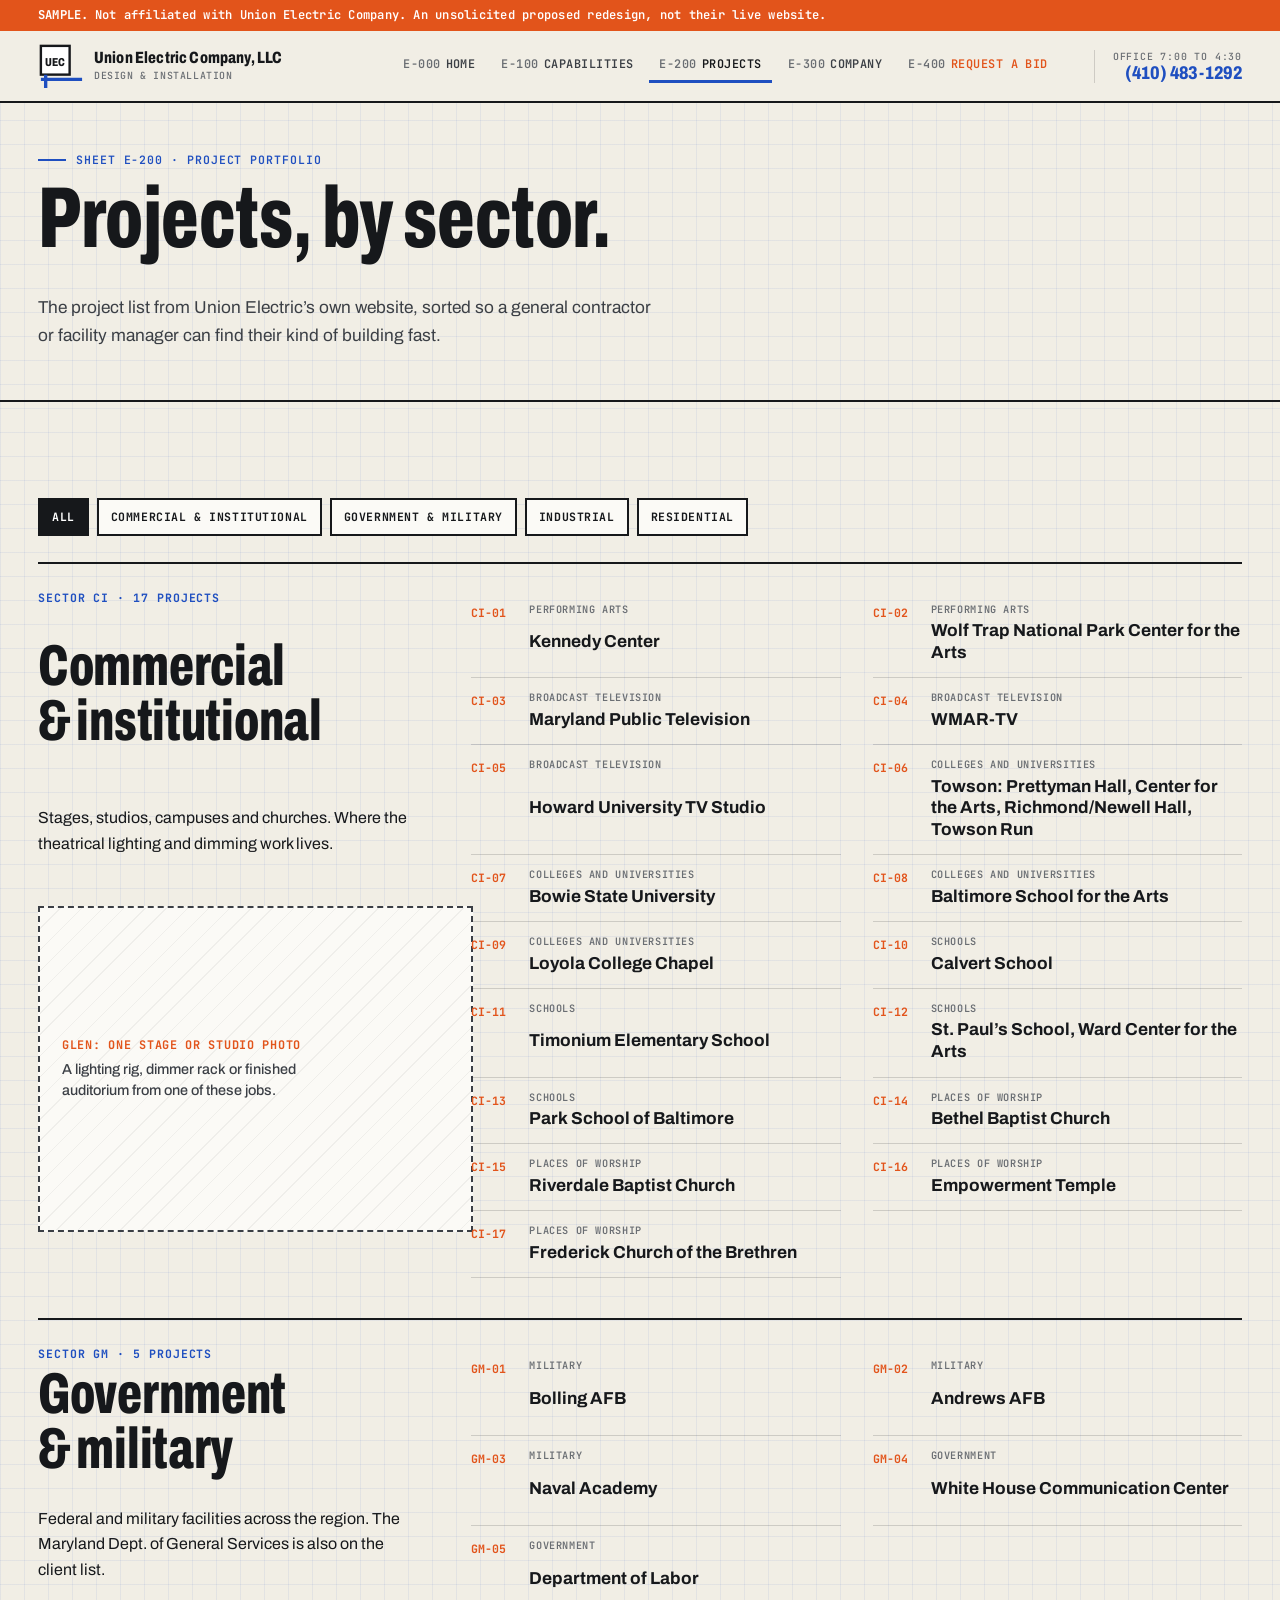
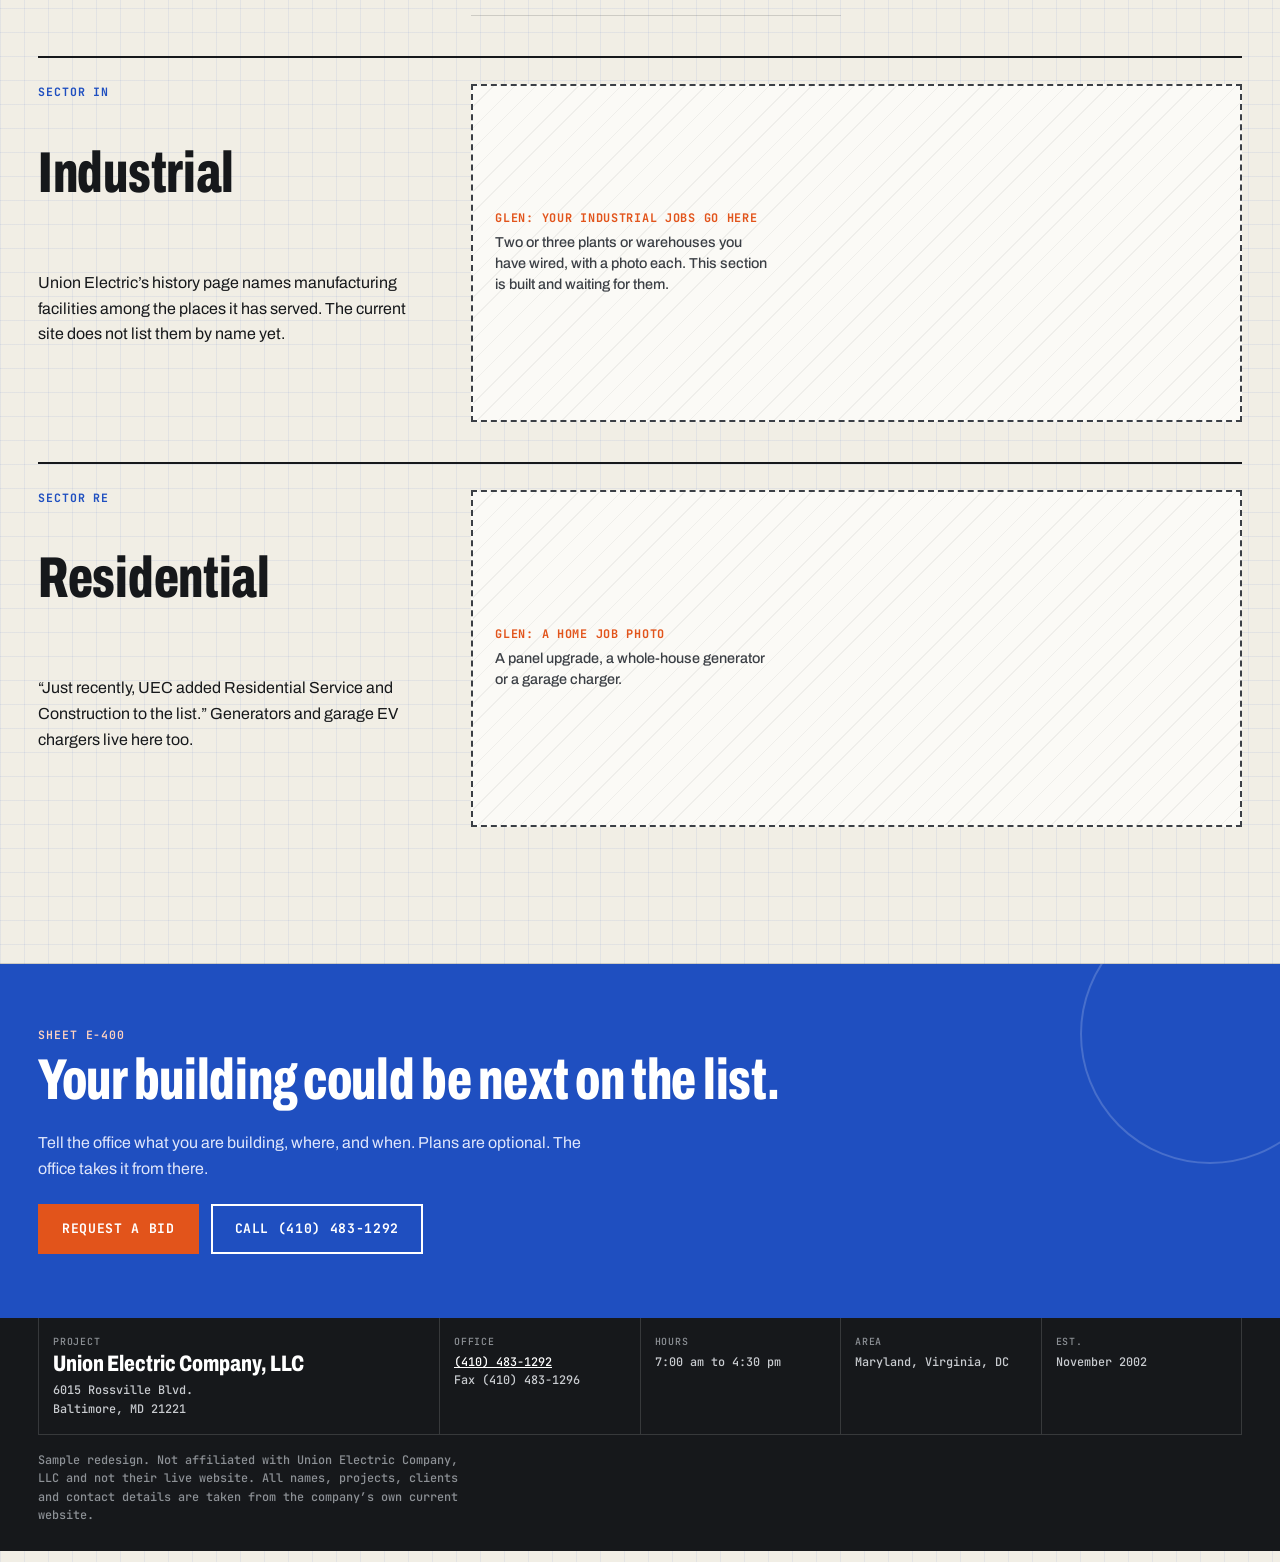
<file: projects.html>
<!doctype html>
<html lang="en">
<head>
<meta charset="utf-8">
<meta name="viewport" content="width=device-width, initial-scale=1">
<meta name="robots" content="noindex, nofollow, noarchive">
<meta name="googlebot" content="noindex, nofollow, noarchive">
<title>Projects by sector | Union Electric Company, LLC (sample redesign)</title>
<meta name="description" content="Selected projects by Union Electric Company, LLC, grouped by sector.">
<meta property="og:title" content="Union Electric Company, LLC (sample redesign)">
<meta property="og:image" content="img/og.jpg">
<meta name="theme-color" content="#16181b">
<link rel="preconnect" href="https://fonts.googleapis.com">
<link rel="preconnect" href="https://fonts.gstatic.com" crossorigin>
<link rel="stylesheet" href="https://fonts.googleapis.com/css2?family=Archivo:wdth,wght@62..125,400..900&family=JetBrains+Mono:wght@500;600;700&display=swap">
<link rel="stylesheet" href="style.css">
<script src="site.js" defer></script>
</head>
<body>
<a class="skip" href="#main">Skip to content</a>
<div class="ribbon" role="note"><div class="wrap"><strong>Sample.</strong>Not affiliated with Union Electric Company. An unsolicited proposed redesign, not their live website.</div></div>
<header class="site-head">
<div class="wrap head-row">
<a class="mark" href="index.html"><svg viewBox="0 0 48 48" aria-hidden="true" focusable="false">
<rect x="3" y="3" width="30" height="30" fill="#fff" stroke="#16181b" stroke-width="2.5"/>
<text x="18" y="23.5" text-anchor="middle" font-family="Archivo, Arial Narrow, sans-serif" font-weight="800" font-size="12" font-stretch="75%" fill="#16181b">UEC</text>
<path d="M3 38 H46 M8 33 V47" stroke="#1f4fc0" stroke-width="3.5" fill="none"/>
</svg><span class="mark-words"><b>Union Electric Company, LLC</b><small>Design &amp; Installation</small></span></a>
<nav class="nav" aria-label="Main"><a href="index.html"><span>E-000</span>Home</a><a href="capabilities.html"><span>E-100</span>Capabilities</a><a href="projects.html" aria-current="page"><span>E-200</span>Projects</a><a href="company.html"><span>E-300</span>Company</a><a href="bid.html" class="nav-bid"><span>E-400</span>Request a bid</a></nav>
<a class="head-call" href="tel:+14104831292"><small>Office 7:00 to 4:30</small><span>(410) 483-1292</span></a>
</div>
</header>
<main id="main">

<section class="phero">
<div class="wrap">
<p class="sheet-tag">Sheet E-200 &middot; Project portfolio</p>
<h1>Projects, by sector.</h1>
<p class="lede">The project list from Union Electric&rsquo;s own website, sorted so a general contractor or facility manager can find their kind of building fast.</p>
</div>
</section>
<section class="sec">
<div class="wrap jobs-wrap">
<fieldset class="filter">
<legend class="sr">Show sector</legend>
<input type="radio" name="f" id="f-all" checked><label for="f-all">All</label>
<input type="radio" name="f" id="f-ci"><label for="f-ci">Commercial &amp; institutional</label>
<input type="radio" name="f" id="f-gm"><label for="f-gm">Government &amp; military</label>
<input type="radio" name="f" id="f-in"><label for="f-in">Industrial</label>
<input type="radio" name="f" id="f-re"><label for="f-re">Residential</label>
</fieldset>

<div class="sector" data-s="ci">
<div class="sector-head"><span class="code">SECTOR CI &middot; 17 PROJECTS</span><h2>Commercial &amp; institutional</h2><p>Stages, studios, campuses and churches. Where the theatrical lighting and dimming work lives.</p><div class="ph"><b>Glen: one stage or studio photo</b><span>A lighting rig, dimmer rack or finished auditorium from one of these jobs.</span></div></div>
<ul class="jobs"><li class="job"><span class="k">CI-01</span><span class="tag">Performing arts</span><b>Kennedy Center</b></li><li class="job"><span class="k">CI-02</span><span class="tag">Performing arts</span><b>Wolf Trap National Park Center for the Arts</b></li><li class="job"><span class="k">CI-03</span><span class="tag">Broadcast television</span><b>Maryland Public Television</b></li><li class="job"><span class="k">CI-04</span><span class="tag">Broadcast television</span><b>WMAR-TV</b></li><li class="job"><span class="k">CI-05</span><span class="tag">Broadcast television</span><b>Howard University TV Studio</b></li><li class="job"><span class="k">CI-06</span><span class="tag">Colleges and universities</span><b>Towson: Prettyman Hall, Center for the Arts, Richmond/Newell Hall, Towson Run</b></li><li class="job"><span class="k">CI-07</span><span class="tag">Colleges and universities</span><b>Bowie State University</b></li><li class="job"><span class="k">CI-08</span><span class="tag">Colleges and universities</span><b>Baltimore School for the Arts</b></li><li class="job"><span class="k">CI-09</span><span class="tag">Colleges and universities</span><b>Loyola College Chapel</b></li><li class="job"><span class="k">CI-10</span><span class="tag">Schools</span><b>Calvert School</b></li><li class="job"><span class="k">CI-11</span><span class="tag">Schools</span><b>Timonium Elementary School</b></li><li class="job"><span class="k">CI-12</span><span class="tag">Schools</span><b>St. Paul&rsquo;s School, Ward Center for the Arts</b></li><li class="job"><span class="k">CI-13</span><span class="tag">Schools</span><b>Park School of Baltimore</b></li><li class="job"><span class="k">CI-14</span><span class="tag">Places of worship</span><b>Bethel Baptist Church</b></li><li class="job"><span class="k">CI-15</span><span class="tag">Places of worship</span><b>Riverdale Baptist Church</b></li><li class="job"><span class="k">CI-16</span><span class="tag">Places of worship</span><b>Empowerment Temple</b></li><li class="job"><span class="k">CI-17</span><span class="tag">Places of worship</span><b>Frederick Church of the Brethren</b></li></ul>
</div>

<div class="sector" data-s="gm">
<div class="sector-head"><span class="code">SECTOR GM &middot; 5 PROJECTS</span><h2>Government &amp; military</h2><p>Federal and military facilities across the region. The Maryland Dept. of General Services is also on the client list.</p></div>
<ul class="jobs"><li class="job"><span class="k">GM-01</span><span class="tag">Military</span><b>Bolling AFB</b></li><li class="job"><span class="k">GM-02</span><span class="tag">Military</span><b>Andrews AFB</b></li><li class="job"><span class="k">GM-03</span><span class="tag">Military</span><b>Naval Academy</b></li><li class="job"><span class="k">GM-04</span><span class="tag">Government</span><b>White House Communication Center</b></li><li class="job"><span class="k">GM-05</span><span class="tag">Government</span><b>Department of Labor</b></li></ul>
</div>

<div class="sector" data-s="in">
<div class="sector-head"><span class="code">SECTOR IN</span><h2>Industrial</h2><p>Union Electric&rsquo;s history page names manufacturing facilities among the places it has served. The current site does not list them by name yet.</p></div>
<div class="ph wide"><b>Glen: your industrial jobs go here</b><span>Two or three plants or warehouses you have wired, with a photo each. This section is built and waiting for them.</span></div>
</div>

<div class="sector" data-s="re">
<div class="sector-head"><span class="code">SECTOR RE</span><h2>Residential</h2><p>&ldquo;Just recently, UEC added Residential Service and Construction to the list.&rdquo; Generators and garage EV chargers live here too.</p></div>
<div class="ph wide"><b>Glen: a home job photo</b><span>A panel upgrade, a whole-house generator or a garage charger.</span></div>
</div>
</div>
</section>
<section class="cta">
<div class="wrap">
<p class="eyebrow" style="color:#ffd2bf">Sheet E-400</p>
<h2>Your building could be next on the list.</h2>
<p>Tell the office what you are building, where, and when. Plans are optional. The office takes it from there.</p>
<div class="btns"><a class="btn btn-orange" href="bid.html">Request a bid</a><a class="btn" href="tel:+14104831292">Call (410) 483-1292</a></div>
</div>
</section>
</main>
<footer class="site-foot">
<div class="wrap">
<div class="foot-grid">
<div class="big"><small>Project</small><b>Union Electric Company, LLC</b>6015 Rossville Blvd.<br>Baltimore, MD 21221</div>
<div><small>Office</small><a href="tel:+14104831292">(410) 483-1292</a><br>Fax (410) 483-1296</div>
<div><small>Hours</small>7:00 am to 4:30 pm</div>
<div><small>Area</small>Maryland, Virginia, DC</div>
<div><small>Est.</small>November 2002</div>
</div>
<p class="foot-note">Sample redesign. Not affiliated with Union Electric Company, LLC and not their live website. All names, projects, clients and contact details are taken from the company&rsquo;s own current website.</p>
</div>
</footer>
</body>
</html>
</file>
<file: style.css>
/* Union Electric Company sample redesign. Drawing-set concept. */
:root{
  --paper:#f1eee5;
  --paper-2:#e7e3d6;
  --ink:#16181b;
  --ink-2:#3b3f45;
  --mute:#6a6e73;
  --blue:#1f4fc0;
  --blue-d:#173c94;
  --orange:#e2541b;
  --line:rgba(22,24,27,.16);
  --grid:rgba(31,79,192,.07);
  --display:"Archivo",Arial Narrow,Arial,sans-serif;
  --body:"Archivo",Arial,sans-serif;
  --mono:"JetBrains Mono",Consolas,monospace;
  --w:1240px;
}
*,*::before,*::after{box-sizing:border-box}
html{-webkit-text-size-adjust:100%;scroll-behavior:smooth}
@media (prefers-reduced-motion:reduce){html{scroll-behavior:auto}*{animation:none!important;transition:none!important}}
body{margin:0;background:var(--paper);color:var(--ink);font:400 1rem/1.6 var(--body);font-stretch:100%;
  background-image:linear-gradient(var(--grid) 1px,transparent 1px),linear-gradient(90deg,var(--grid) 1px,transparent 1px);
  background-size:24px 24px;overflow-x:hidden}
img{max-width:100%;height:auto;display:block}
a{color:var(--blue)}
a:focus-visible,button:focus-visible,input:focus-visible,select:focus-visible,textarea:focus-visible,label:focus-within{outline:3px solid var(--orange);outline-offset:2px}
.wrap{width:100%;max-width:var(--w);margin:0 auto;padding:0 18px}
.sr{position:absolute!important;width:1px;height:1px;overflow:hidden;clip:rect(0 0 0 0);white-space:nowrap}
.skip{position:absolute;left:-999px;top:0;background:var(--ink);color:#fff;padding:10px 14px;z-index:99}
.skip:focus{left:8px;top:8px}

/* Ribbon */
.ribbon{background:var(--orange);color:#fff;font:600 .68rem/1.4 var(--mono);letter-spacing:.02em}
.ribbon .wrap{padding-top:7px;padding-bottom:7px}
.ribbon strong{margin-right:.5em;text-transform:uppercase}

/* Header */
.site-head{background:var(--paper);border-bottom:2px solid var(--ink);position:relative;z-index:20}
@media (min-width:900px){.site-head{position:sticky;top:0}}
.head-row{display:flex;flex-wrap:wrap;align-items:center;gap:10px 18px;padding-top:12px;padding-bottom:12px}
.mark{display:flex;align-items:center;gap:10px;text-decoration:none;color:var(--ink);margin-right:auto;min-width:0}
.mark svg{width:46px;height:46px;flex:none}
.mark-words{display:flex;flex-direction:column;line-height:1}
.mark-words b{font:800 1.02rem/1.05 var(--display);font-stretch:75%;letter-spacing:.01em;text-transform:none}
.mark-words small{font:500 .62rem/1.3 var(--mono);color:var(--mute);letter-spacing:.06em;text-transform:uppercase;margin-top:4px}
.head-call{order:2;display:flex;flex-direction:column;align-items:flex-end;text-decoration:none;color:var(--ink);line-height:1.1}
.head-call small{font:500 .62rem var(--mono);letter-spacing:.08em;text-transform:uppercase;color:var(--mute)}
.head-call span{font:800 1.15rem var(--display);font-stretch:80%;color:var(--blue)}
.nav{order:3;display:flex;gap:0;width:calc(100% + 36px);overflow-x:auto;border-top:1px solid var(--line);margin:0 -18px;padding:0 18px;scrollbar-width:none}
.nav::-webkit-scrollbar{display:none}
.nav a{flex:none;font:600 .74rem/1 var(--mono);letter-spacing:.04em;text-transform:uppercase;color:var(--ink-2);text-decoration:none;padding:12px 12px 10px 0;margin-right:6px;border-bottom:3px solid transparent}
.nav a span{color:var(--mute);margin-right:5px}
.nav a[aria-current="page"]{color:var(--ink);border-bottom-color:var(--blue)}
.nav a.nav-bid{color:var(--orange)}
@media (min-width:900px){
  .head-row{flex-wrap:nowrap}
  .nav{width:auto;border:0;margin:0;padding:0;order:2}
  .ribbon{font-size:.76rem}
  .head-call{order:3;margin-left:12px;padding-left:18px;border-left:1px solid var(--line)}
  .nav a{padding:10px 10px}
}

/* Sheet label */
.sheet-tag{display:inline-flex;align-items:center;gap:10px;font:600 .72rem/1 var(--mono);letter-spacing:.08em;text-transform:uppercase;color:var(--blue)}
.sheet-tag::before{content:"";width:28px;height:2px;background:var(--blue)}
.eyebrow{font:600 .72rem/1.3 var(--mono);letter-spacing:.08em;text-transform:uppercase;color:var(--orange);margin:0 0 10px}

h1,h2,h3{font-family:var(--display);font-stretch:66%;line-height:.95;letter-spacing:-.005em;margin:0 0 .4em;text-wrap:balance}
h1{font-weight:800;font-size:clamp(2.6rem,11vw,6.4rem)}
h2{font-weight:800;font-size:clamp(2rem,7vw,3.6rem)}
h3{font-weight:700;font-size:clamp(1.35rem,4.5vw,1.8rem);font-stretch:80%}
p{margin:0 0 1em;max-width:62ch}
.lede{font-size:1.08rem;color:var(--ink-2)}

/* Buttons */
.btn{display:inline-flex;align-items:center;justify-content:center;gap:10px;min-height:50px;padding:0 22px;font:700 .82rem/1 var(--mono);letter-spacing:.05em;text-transform:uppercase;text-decoration:none;border:2px solid var(--ink);color:var(--ink);background:transparent;cursor:pointer;transition:background .2s,color .2s,transform .2s}
.btn:hover{transform:translate(-2px,-2px);box-shadow:4px 4px 0 var(--ink)}
.btn-blue{background:var(--blue);border-color:var(--blue);color:#fff}
.btn-blue:hover{box-shadow:4px 4px 0 var(--ink)}
.btn-orange{background:var(--orange);border-color:var(--orange);color:#fff}
.btns{display:flex;flex-wrap:wrap;gap:12px;margin-top:22px}

/* Hero */
.hero{position:relative;padding:28px 0 0;border-bottom:2px solid var(--ink)}
.hero-grid{display:grid;gap:26px}
.hero h1 em{font-style:normal;color:var(--blue)}
.hero-meta{font:500 .78rem/1.5 var(--mono);color:var(--ink-2);margin-top:18px}
.hero-meta b{color:var(--ink)}
.oneline{width:100%;height:auto;display:block;margin:6px 0 0}
.oneline .w{fill:none;stroke:var(--ink);stroke-width:2}
.oneline .b{fill:none;stroke:var(--blue);stroke-width:4}
.oneline .o{fill:var(--orange)}
.oneline text{font:600 11px var(--mono);fill:var(--ink);letter-spacing:.06em}
.oneline text.big{font:800 22px var(--display);font-stretch:75%;fill:var(--ink)}
@media (prefers-reduced-motion:no-preference){
  .oneline .draw{stroke-dasharray:var(--len,600);stroke-dashoffset:var(--len,600);animation:draw 1.6s cubic-bezier(.6,0,.2,1) forwards}
  .oneline .d2{animation-delay:.5s}.oneline .d3{animation-delay:.8s}.oneline .d4{animation-delay:1.1s}
  .oneline .pop{opacity:0;animation:pop .4s ease-out forwards;animation-delay:1.5s}
}
@keyframes draw{to{stroke-dashoffset:0}}
@keyframes pop{to{opacity:1}}
.hero-photo{margin:0;position:relative;border:2px solid var(--ink);background:#fff}
.hero-photo img{width:100%;aspect-ratio:1600/1112;object-fit:cover}
.hero-photo figcaption,.cap{font:500 .68rem/1.4 var(--mono);color:var(--mute);padding:8px 10px;border-top:1px solid var(--line);background:var(--paper)}
.callout{position:absolute;font:700 .66rem/1.2 var(--mono);text-transform:uppercase;letter-spacing:.06em;background:var(--ink);color:#fff;padding:5px 7px;display:none}
.callout::after{content:"";position:absolute;width:2px;background:var(--ink);left:12px;top:100%;height:24px}
@media (min-width:640px){.callout{display:block}}
.c1{left:52%;top:9%}
.c2{left:14%;top:25%}
@media (min-width:980px){
  .hero{padding-top:48px}
  .hero-grid{grid-template-columns:1.05fr 1fr;align-items:end;gap:44px}
  .hero-copy{padding-bottom:40px}
}

/* Facts strip */
.strip{background:var(--ink);color:var(--paper)}
.strip .wrap{display:grid;grid-template-columns:1fr 1fr;gap:0}
.strip .wrap>div{padding:16px 10px 16px 0;border-bottom:1px solid rgba(255,255,255,.12)}
.strip b{display:block;font:800 1.5rem/1 var(--display);font-stretch:75%;color:#fff}
.strip span{font:500 .66rem/1.3 var(--mono);letter-spacing:.06em;text-transform:uppercase;color:#b9bcc0}
@media (min-width:800px){.strip .wrap{grid-template-columns:repeat(4,1fr)}.strip .wrap>div{border-bottom:0;border-left:1px solid rgba(255,255,255,.12);padding-left:18px}.strip .wrap>div:first-child{border-left:0;padding-left:0}}

/* Sections */
.sec{padding:64px 0;border-bottom:1px solid var(--line)}
.sec-head{margin-bottom:28px}
.sec-head p{color:var(--ink-2)}
@media (min-width:900px){.sec{padding:96px 0}.sec-head.split{display:grid;grid-template-columns:1fr 1fr;gap:40px;align-items:end}}

/* Panel schedule */
.panel{border:2px solid var(--ink);background:#fbfaf6}
.panel-top{display:flex;flex-wrap:wrap;justify-content:space-between;gap:6px 16px;padding:12px 14px;border-bottom:2px solid var(--ink);font:600 .7rem/1.3 var(--mono);letter-spacing:.06em;text-transform:uppercase}
.panel-top b{color:var(--blue)}
.ckts{list-style:none;margin:0;padding:0;display:grid;grid-template-columns:1fr}
.ckt{display:grid;grid-template-columns:44px 1fr auto;align-items:center;border-bottom:1px solid var(--line);min-height:52px}
.ckt .n{font:700 .8rem var(--mono);color:var(--mute);text-align:center;border-right:1px solid var(--line);align-self:stretch;display:flex;align-items:center;justify-content:center}
.ckt .d{padding:10px 12px;font-weight:600;line-height:1.25}
.ckt .d small{display:block;font:500 .66rem/1.3 var(--mono);color:var(--mute);letter-spacing:.04em;text-transform:uppercase;margin-top:3px}
.ckt .s{padding-right:14px}
.ckt .s i{display:block;width:30px;height:14px;border:2px solid var(--ink);border-radius:8px;position:relative;background:var(--paper-2)}
.ckt .s i::after{content:"";position:absolute;width:8px;height:8px;border-radius:50%;top:1px;left:1px;background:var(--mute);transition:transform .25s,background .25s}
.ckt a{color:inherit;text-decoration:none;display:contents}
.ckt:hover,.ckt:focus-within{background:#fff}
.ckt:hover .s i::after,.ckt:focus-within .s i::after{transform:translateX(15px);background:var(--orange)}
.ckt.hot .s i::after{transform:translateX(15px);background:var(--blue)}
.ckt.spare .d{color:var(--mute);font-style:italic;font-weight:400}
@media (min-width:760px){
  .ckts{grid-template-columns:1fr 1fr}
  .ckt:nth-child(odd){border-right:2px solid var(--ink)}
}
.panel-note{padding:10px 14px;font:500 .68rem/1.5 var(--mono);color:var(--mute)}

/* Feature bands (generators, EV) */
.feature{display:grid;gap:26px;padding-top:64px;padding-bottom:64px;border-bottom:1px solid var(--line)}
.feature .num{font:800 clamp(4rem,18vw,9rem)/.8 var(--display);font-stretch:62%;color:transparent;-webkit-text-stroke:2px var(--blue);display:block;margin-bottom:14px}
.feature.alt .num{-webkit-text-stroke-color:var(--orange)}
.feature ul{padding:0;margin:0 0 1em;list-style:none;border-top:1px solid var(--line)}
.feature li{padding:10px 0;border-bottom:1px solid var(--line);display:flex;gap:12px}
.feature li::before{content:"\2192";color:var(--blue);font-family:var(--mono)}
.feature.alt li::before{color:var(--orange)}
@media (min-width:900px){
  .feature{grid-template-columns:5fr 6fr;gap:56px;align-items:center;padding-top:96px;padding-bottom:96px}
  .feature.alt .feat-media{order:-1}
}
.their{font:500 .74rem/1.5 var(--mono);color:var(--ink-2);border-left:3px solid var(--blue);padding:6px 0 6px 12px;margin:0 0 1em}
.feature.alt .their{border-left-color:var(--orange)}

/* Placeholder photo boxes */
.ph{border:2px dashed var(--ink-2);background:repeating-linear-gradient(135deg,transparent 0 14px,rgba(22,24,27,.05) 14px 15px),#fbfaf6;display:flex;flex-direction:column;justify-content:center;align-items:flex-start;gap:6px;padding:22px;min-height:220px;aspect-ratio:4/3}
.ph b{font:700 .74rem/1.3 var(--mono);text-transform:uppercase;letter-spacing:.06em;color:var(--orange)}
.ph span{font:500 .9rem/1.45 var(--body);color:var(--ink-2);max-width:34ch}
.ph.wide{aspect-ratio:auto;min-height:200px}
@media (min-width:760px){.ph.wide{aspect-ratio:16/7}}

/* Venue roll */
.venues{list-style:none;padding:0;margin:0;font:800 clamp(1.7rem,7vw,3.4rem)/1.05 var(--display);font-stretch:68%;letter-spacing:-.005em}
.venues li{display:inline}
.venues li::after{content:" / ";color:var(--orange);font-weight:400}
.venues li:last-child::after{content:""}
.venues li:nth-child(3n+2){color:var(--blue)}

/* Client list */
.clients{list-style:none;padding:0;margin:0;display:grid;grid-template-columns:1fr 1fr;border-top:2px solid var(--ink)}
.clients li{padding:12px 10px 12px 0;border-bottom:1px solid var(--line);font-weight:600;font-size:.95rem;line-height:1.25}
@media (min-width:760px){.clients{grid-template-columns:repeat(3,1fr)}}
@media (min-width:1100px){.clients{grid-template-columns:repeat(4,1fr)}}

/* People */
.people{display:grid;gap:0;border-top:2px solid var(--ink)}
.person{display:grid;grid-template-columns:1fr;gap:4px;padding:16px 0;border-bottom:1px solid var(--line)}
.person b{font:800 1.4rem/1 var(--display);font-stretch:75%}
.person span{font:500 .72rem/1.4 var(--mono);text-transform:uppercase;letter-spacing:.05em;color:var(--ink-2)}
.person a{font:500 .85rem var(--mono);word-break:break-all}
@media (min-width:760px){.person{grid-template-columns:1.1fr 1.4fr 1fr;align-items:center}}

/* CTA band */
.cta{background:var(--blue);color:#fff;padding:64px 0;position:relative;overflow:hidden}
.cta h2{color:#fff}
.cta p{color:#dfe6fb}
.cta .btn{border-color:#fff;color:#fff}
.cta .btn-orange{border-color:var(--orange)}
.cta::after{content:"";position:absolute;right:-60px;top:-60px;width:260px;height:260px;border:2px solid rgba(255,255,255,.18);border-radius:50%}

/* Projects page */
.filter{display:flex;flex-wrap:wrap;gap:8px;margin:0 0 26px;padding:0;border:0}
.filter input{position:absolute;opacity:0;pointer-events:none}
.filter label{font:700 .72rem/1 var(--mono);text-transform:uppercase;letter-spacing:.05em;border:2px solid var(--ink);padding:11px 12px;cursor:pointer;background:#fbfaf6}
.filter input:checked+label{background:var(--ink);color:#fff}
.filter input:focus-visible+label{outline:3px solid var(--orange);outline-offset:2px}
.jobs-wrap:has(#f-ci:checked) .sector:not([data-s="ci"]),
.jobs-wrap:has(#f-gm:checked) .sector:not([data-s="gm"]),
.jobs-wrap:has(#f-in:checked) .sector:not([data-s="in"]),
.jobs-wrap:has(#f-re:checked) .sector:not([data-s="re"]){display:none}
.sector{border-top:2px solid var(--ink);padding:26px 0 40px}
.sector-head{display:grid;gap:6px;margin-bottom:18px}
.sector-head .code{font:700 .72rem var(--mono);color:var(--blue);letter-spacing:.08em}
.jobs{display:grid;gap:0;list-style:none;padding:0;margin:0}
.job{display:grid;grid-template-columns:auto 1fr;gap:4px 14px;padding:14px 0;border-bottom:1px solid var(--line)}
.job .tag{font:600 .64rem/1.2 var(--mono);text-transform:uppercase;letter-spacing:.06em;color:var(--mute);grid-column:2}
.job b{font:700 1.08rem/1.25 var(--body);grid-column:2}
.job .k{grid-row:span 2;font:700 .72rem/1.6 var(--mono);color:var(--orange);min-width:44px}
@media (min-width:900px){
  .sector{display:grid;grid-template-columns:4fr 8fr;gap:48px}
  .jobs{grid-template-columns:1fr 1fr;column-gap:32px}
}

/* Capability lists */
.caps{display:grid;gap:0;border-top:2px solid var(--ink)}
.cap-row{display:grid;gap:8px;padding:22px 0;border-bottom:1px solid var(--line)}
.cap-row h3{margin:0}
.cap-row ul{margin:0;padding:0;list-style:none}
.cap-row li{padding:4px 0;font-weight:500}
.cap-row li::before{content:"";display:inline-block;width:10px;height:2px;background:var(--blue);vertical-align:middle;margin-right:10px}
@media (min-width:900px){.cap-row{grid-template-columns:3fr 5fr 4fr;gap:32px;align-items:start}}

/* Bid form as a title block */
.tb{border:2px solid var(--ink);background:#fbfaf6}
.tb-head{display:flex;justify-content:space-between;gap:10px;flex-wrap:wrap;padding:12px 14px;border-bottom:2px solid var(--ink);font:600 .7rem var(--mono);text-transform:uppercase;letter-spacing:.06em}
.tb-grid{display:grid;grid-template-columns:1fr}
.cell{padding:12px 14px;border-bottom:1px solid var(--line);display:flex;flex-direction:column;gap:6px}
.cell label,.cell legend{font:700 .66rem/1.2 var(--mono);text-transform:uppercase;letter-spacing:.07em;color:var(--ink-2);padding:0}
.cell label .opt,.cell legend .opt{color:var(--mute);font-weight:500;text-transform:none;letter-spacing:0}
fieldset.cell{margin:0;border:0;border-bottom:1px solid var(--line);min-width:0}
input[type=text],input[type=email],input[type=tel],input[type=date],select,textarea{width:100%;font:500 1rem/1.3 var(--body);color:var(--ink);background:transparent;border:0;border-bottom:2px solid var(--ink);padding:8px 0;border-radius:0;-webkit-appearance:none;appearance:none}
select{background:linear-gradient(45deg,transparent 50%,var(--ink) 50%) right 6px center/7px 7px no-repeat,linear-gradient(-45deg,transparent 50%,var(--ink) 50%) right 0 center/7px 7px no-repeat;padding-right:22px}
textarea{min-height:120px;resize:vertical;border:2px solid var(--ink);padding:10px}
input[type=file]{font:500 .85rem var(--mono);max-width:100%}
.chips{display:flex;flex-wrap:wrap;gap:8px}
.chips input{position:absolute;opacity:0;pointer-events:none}
.chips label{font:600 .74rem/1 var(--mono);text-transform:none;letter-spacing:0;border:2px solid var(--ink);padding:10px 11px;cursor:pointer;color:var(--ink);background:#fff}
.chips input:checked+label{background:var(--blue);border-color:var(--blue);color:#fff}
.chips input:focus-visible+label{outline:3px solid var(--orange);outline-offset:2px}
.tb-foot{display:grid;gap:14px;padding:16px 14px;align-items:center}
.tb-foot p{margin:0;font:500 .74rem/1.5 var(--mono);color:var(--ink-2)}
@media (min-width:760px){
  .tb-grid{grid-template-columns:1fr 1fr}
  .cell{border-right:1px solid var(--line)}
  .cell.full{grid-column:1/-1}
  .tb-foot{grid-template-columns:1fr auto}
}
.form-msg{display:none;margin:16px 0 0;padding:16px;border:2px solid var(--blue);background:#fff;font-weight:600}
.form-msg.show{display:block}

/* Footer as title block */
.site-foot{background:var(--ink);color:#c9ccd0;font:500 .74rem/1.55 var(--mono)}
.foot-grid{display:grid;grid-template-columns:1fr 1fr;border-left:1px solid rgba(255,255,255,.14)}
.foot-grid > div{padding:16px 14px;border-right:1px solid rgba(255,255,255,.14);border-bottom:1px solid rgba(255,255,255,.14)}
.foot-grid .big{grid-column:1/-1}
.foot-grid b{display:block;color:#fff;font:800 1.4rem/1 var(--display);font-stretch:75%;margin-bottom:6px}
.foot-grid small{display:block;color:#8d9196;text-transform:uppercase;letter-spacing:.08em;font-size:.62rem;margin-bottom:4px}
.foot-grid a{color:#fff}
@media (min-width:900px){.foot-grid{grid-template-columns:2fr 1fr 1fr 1fr 1fr}.foot-grid .big{grid-column:auto}}
.foot-note{padding:16px 0 26px;color:#8d9196}

/* Page hero (inner pages) */
.phero{padding:40px 0 34px;border-bottom:2px solid var(--ink)}
.phero h1{font-size:clamp(2.4rem,10vw,5.4rem)}

/* Company page */
.two{display:grid;gap:30px}
@media (min-width:900px){.two{grid-template-columns:1fr 1fr;gap:56px;align-items:start}}
.quote{font:700 clamp(1.3rem,4.6vw,2rem)/1.2 var(--display);font-stretch:85%;border-left:4px solid var(--blue);padding-left:16px;margin:0 0 18px}
.quote cite{display:block;font:500 .7rem/1.4 var(--mono);color:var(--mute);margin-top:10px;font-style:normal}

/* Reveal (progressive) */
@media (prefers-reduced-motion:no-preference){
  .js .rv{opacity:0;transform:translateY(18px);transition:opacity .7s ease,transform .7s cubic-bezier(.2,.7,.2,1)}
  .js .rv.in{opacity:1;transform:none}
}

/* Mobile header compaction */
@media (max-width:599px){
  .mark svg{width:40px;height:40px}
  .mark-words b{max-width:150px;font-size:.98rem}
  .mark-words small{display:none}
  .head-call small{font-size:.56rem}
  .head-call span{font-size:1.02rem}
  .head-row{display:grid;grid-template-columns:minmax(0,1fr) auto;gap:8px 10px}
  .nav{grid-column:1/-1}
}
fieldset.cell legend{float:left;width:100%;margin-bottom:8px}
fieldset.cell .chips{clear:both}
</file>
